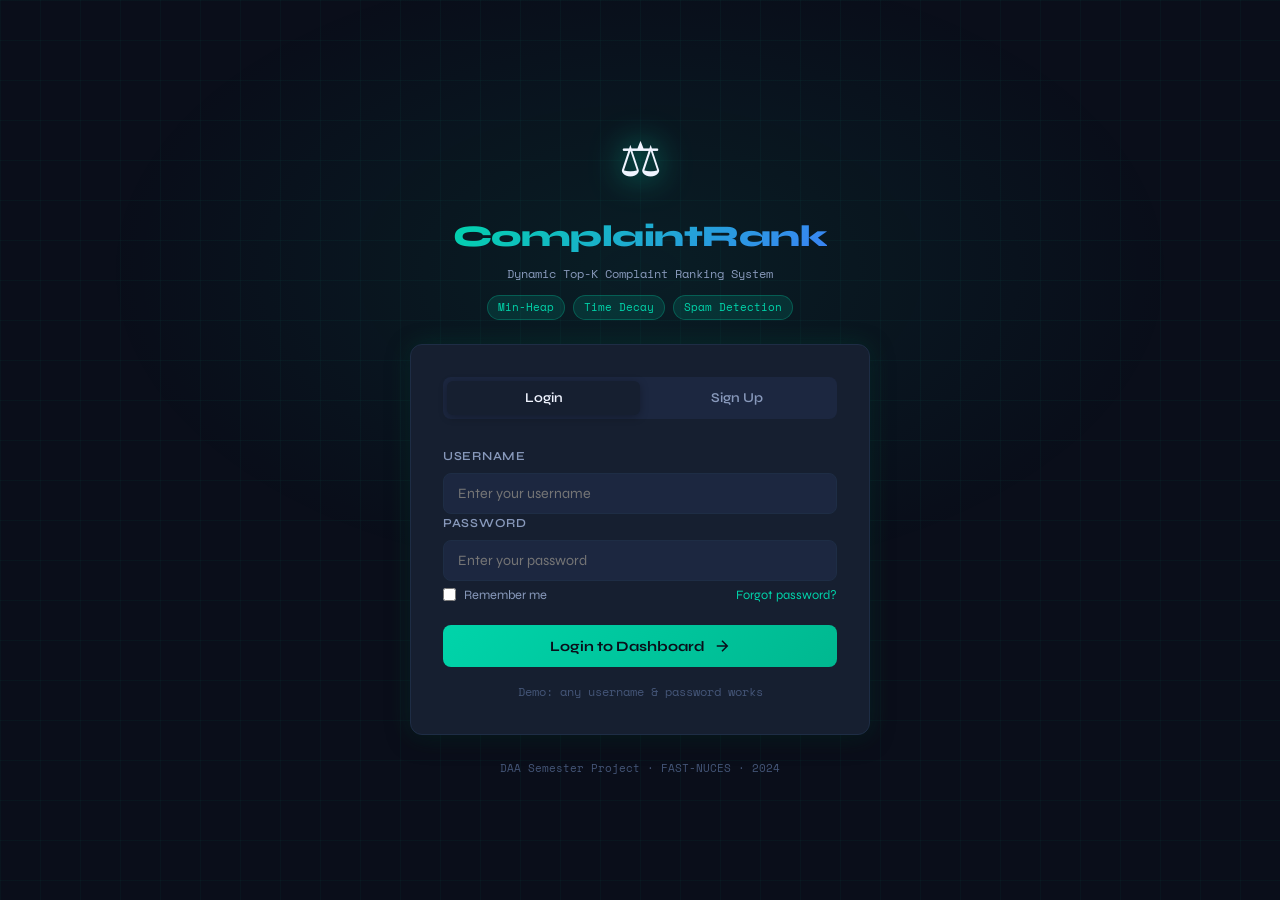
<file: frontend/index.html>
<!DOCTYPE html>
<html lang="en">
<head>
  <meta charset="UTF-8" />
  <meta name="viewport" content="width=device-width, initial-scale=1.0"/>
  <title>ComplaintRank — Login</title>
  <link rel="stylesheet" href="css/style.css" />
  <link rel="preconnect" href="https://fonts.googleapis.com">
  <link href="https://fonts.googleapis.com/css2?family=Space+Mono:wght@400;700&family=Syne:wght@400;600;700;800&display=swap" rel="stylesheet">
</head>
<body class="auth-body">

  <!-- Animated background grid -->
  <div class="bg-grid"></div>
  <div class="bg-glow"></div>

  <div class="auth-container">
    <div class="auth-brand">
      <div class="brand-icon">⚖</div>
      <h1 class="brand-name">ComplaintRank</h1>
      <p class="brand-sub">Dynamic Top-K Complaint Ranking System</p>
      <div class="brand-tags">
        <span class="tag">Min-Heap</span>
        <span class="tag">Time Decay</span>
        <span class="tag">Spam Detection</span>
      </div>
    </div>

    <div class="auth-card">
      <!-- Tab switcher -->
      <div class="auth-tabs">
        <button class="auth-tab active" data-tab="login">Login</button>
        <button class="auth-tab" data-tab="signup">Sign Up</button>
      </div>

      <!-- Login Form -->
      <form class="auth-form active" id="login-form" onsubmit="handleLogin(event)">
        <div class="form-group">
          <label>Username</label>
          <input type="text" placeholder="Enter your username" required autocomplete="username"/>
        </div>
        <div class="form-group">
          <label>Password</label>
          <input type="password" placeholder="Enter your password" required autocomplete="current-password"/>
        </div>
        <div class="form-options">
          <label class="checkbox-label">
            <input type="checkbox" /> Remember me
          </label>
          <a href="#" class="forgot-link">Forgot password?</a>
        </div>
        <button type="submit" class="btn-primary btn-full">
          <span>Login to Dashboard</span>
          <svg width="18" height="18" viewBox="0 0 24 24" fill="none" stroke="currentColor" stroke-width="2"><path d="M5 12h14M12 5l7 7-7 7"/></svg>
        </button>
        <p class="auth-footer-note">Demo: any username & password works</p>
      </form>

      <!-- Signup Form -->
      <form class="auth-form" id="signup-form" onsubmit="handleSignup(event)">
        <div class="form-row">
          <div class="form-group">
            <label>First Name</label>
            <input type="text" placeholder="First name" required />
          </div>
          <div class="form-group">
            <label>Last Name</label>
            <input type="text" placeholder="Last name" required />
          </div>
        </div>
        <div class="form-group">
          <label>Email Address</label>
          <input type="email" placeholder="you@example.com" required />
        </div>
        <div class="form-group">
          <label>Username</label>
          <input type="text" placeholder="Choose a username" required autocomplete="username"/>
        </div>
        <div class="form-group">
          <label>Password</label>
          <input type="password" placeholder="Create a password" required autocomplete="new-password"/>
        </div>
        <button type="submit" class="btn-primary btn-full">
          <span>Create Account</span>
          <svg width="18" height="18" viewBox="0 0 24 24" fill="none" stroke="currentColor" stroke-width="2"><path d="M12 5v14M5 12h14"/></svg>
        </button>
      </form>
    </div>

    <p class="auth-disclaimer">DAA Semester Project · FAST-NUCES · 2024</p>
  </div>

  <script src="js/auth.js"></script>
</body>
</html>
</file>
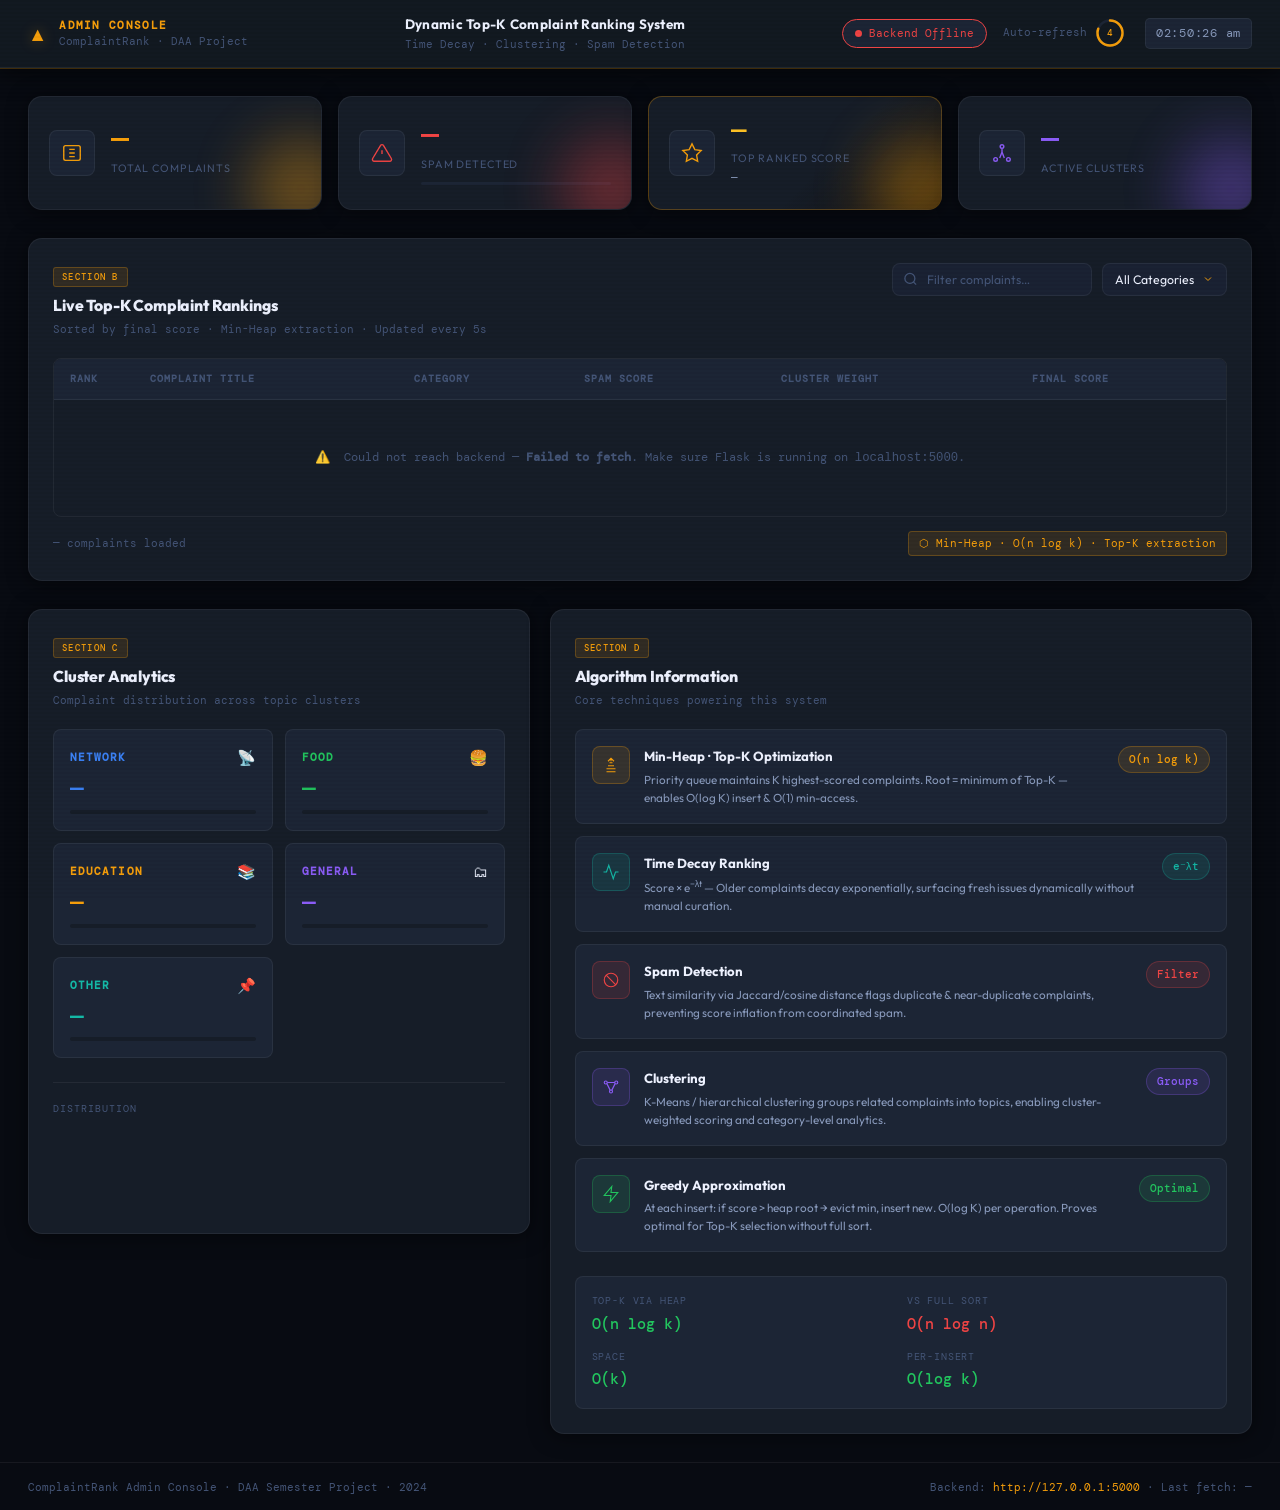
<file: frontend/admin.html>
<!DOCTYPE html>
<html lang="en">
<head>
  <meta charset="UTF-8" />
  <meta name="viewport" content="width=device-width, initial-scale=1.0" />
  <title>Admin Console — ComplaintRank</title>
  <link rel="stylesheet" href="css/admin.css" />
  <link rel="preconnect" href="https://fonts.googleapis.com" />
  <link href="https://fonts.googleapis.com/css2?family=DM+Mono:ital,wght@0,300;0,400;0,500;1,400&family=Outfit:wght@300;400;500;600;700;800;900&display=swap" rel="stylesheet" />
</head>
<body>

  <!-- ░░ SCANLINE OVERLAY ░░ -->
  <div class="scanlines" aria-hidden="true"></div>

  <!-- ░░ HEADER ░░ -->
  <header class="admin-header">
    <div class="header-left">
      <div class="admin-logo">
        <span class="logo-glyph">▲</span>
        <div class="logo-text">
          <span class="logo-title">ADMIN CONSOLE</span>
          <span class="logo-sub">ComplaintRank · DAA Project</span>
        </div>
      </div>
    </div>

    <div class="header-center">
      <div class="sys-title">Dynamic Top-K Complaint Ranking System</div>
      <div class="sys-sub">Time Decay · Clustering · Spam Detection</div>
    </div>

    <div class="header-right">
      <div class="status-cluster">
        <div class="backend-badge" id="backend-badge">
          <span class="badge-pulse" id="badge-pulse"></span>
          <span id="badge-label">Connecting…</span>
        </div>
        <div class="refresh-info">
          <span class="refresh-label">Auto-refresh</span>
          <div class="refresh-ring-wrap">
            <svg class="refresh-ring" viewBox="0 0 36 36">
              <circle class="ring-track" cx="18" cy="18" r="15"/>
              <circle class="ring-fill" id="ring-fill" cx="18" cy="18" r="15"/>
            </svg>
            <span class="refresh-count" id="refresh-count">5</span>
          </div>
        </div>
      </div>
      <div class="header-clock" id="header-clock">--:--:--</div>
    </div>
  </header>

  <!-- ░░ MAIN ░░ -->
  <main class="admin-main">

    <!-- ▸ SECTION A — STAT CARDS -->
    <section class="stats-section">
      <div class="stat-card" id="card-total">
        <div class="stat-icon-wrap">
          <svg viewBox="0 0 24 24" fill="none" stroke="currentColor" stroke-width="1.5"><path d="M9 12h6M9 16h6M9 8h6M5 20h14a2 2 0 002-2V6a2 2 0 00-2-2H5a2 2 0 00-2 2v12a2 2 0 002 2z"/></svg>
        </div>
        <div class="stat-body">
          <div class="stat-value" id="val-total">—</div>
          <div class="stat-label">Total Complaints</div>
          <div class="stat-trend" id="trend-total"></div>
        </div>
        <div class="stat-glow total-glow"></div>
      </div>

      <div class="stat-card" id="card-spam">
        <div class="stat-icon-wrap">
          <svg viewBox="0 0 24 24" fill="none" stroke="currentColor" stroke-width="1.5"><path d="M12 9v4M12 17h.01M10.29 3.86L1.82 18a2 2 0 001.71 3h16.94a2 2 0 001.71-3L13.71 3.86a2 2 0 00-3.42 0z"/></svg>
        </div>
        <div class="stat-body">
          <div class="stat-value" id="val-spam">—</div>
          <div class="stat-label">Spam Detected</div>
          <div class="stat-bar-wrap">
            <div class="stat-bar spam-bar" id="spam-bar" style="width:0%"></div>
          </div>
        </div>
        <div class="stat-glow spam-glow"></div>
      </div>

      <div class="stat-card highlight-card" id="card-top">
        <div class="stat-icon-wrap">
          <svg viewBox="0 0 24 24" fill="none" stroke="currentColor" stroke-width="1.5"><path d="M12 2l3.09 6.26L22 9.27l-5 4.87 1.18 6.88L12 17.77l-6.18 3.25L7 14.14 2 9.27l6.91-1.01L12 2z"/></svg>
        </div>
        <div class="stat-body">
          <div class="stat-value" id="val-top">—</div>
          <div class="stat-label">Top Ranked Score</div>
          <div class="stat-subtitle" id="val-top-title">—</div>
        </div>
        <div class="stat-glow top-glow"></div>
      </div>

      <div class="stat-card" id="card-clusters">
        <div class="stat-icon-wrap">
          <svg viewBox="0 0 24 24" fill="none" stroke="currentColor" stroke-width="1.5"><circle cx="12" cy="5" r="2"/><circle cx="5" cy="19" r="2"/><circle cx="19" cy="19" r="2"/><path d="M12 7v4M9.5 17.5L12 11M14.5 17.5L12 11"/></svg>
        </div>
        <div class="stat-body">
          <div class="stat-value" id="val-clusters">—</div>
          <div class="stat-label">Active Clusters</div>
          <div class="stat-trend" id="trend-clusters"></div>
        </div>
        <div class="stat-glow cluster-glow"></div>
      </div>
    </section>

    <!-- ▸ SECTION B — TOP-K TABLE -->
    <section class="table-section">
      <div class="section-head">
        <div class="section-title-wrap">
          <span class="section-tag">SECTION B</span>
          <h2 class="section-title">Live Top-K Complaint Rankings</h2>
          <p class="section-desc">Sorted by final score · Min-Heap extraction · Updated every 5s</p>
        </div>
        <div class="table-controls">
          <div class="search-wrap">
            <svg class="search-icon" viewBox="0 0 24 24" fill="none" stroke="currentColor" stroke-width="2"><circle cx="11" cy="11" r="8"/><path d="M21 21l-4.35-4.35"/></svg>
            <input type="text" id="table-search" class="table-search" placeholder="Filter complaints…" />
          </div>
          <select class="table-filter" id="table-filter-cat">
            <option value="">All Categories</option>
            <option value="Network">Network</option>
            <option value="Food">Food</option>
            <option value="Education">Education</option>
            <option value="General">General</option>
            <option value="Infrastructure">Infrastructure</option>
            <option value="Safety">Safety</option>
            <option value="Utilities">Utilities</option>
            <option value="Transport">Transport</option>
            <option value="Sanitation">Sanitation</option>
            <option value="Environment">Environment</option>
          </select>
        </div>
      </div>

      <div class="table-wrap">
        <table class="complaints-table" id="complaints-table">
          <thead>
            <tr>
              <th class="th-rank">Rank</th>
              <th class="th-title">Complaint Title</th>
              <th class="th-category">Category</th>
              <th class="th-spam">Spam Score</th>
              <th class="th-cluster">Cluster Weight</th>
              <th class="th-score">Final Score</th>
            </tr>
          </thead>
          <tbody id="complaints-tbody">
            <tr class="loading-row">
              <td colspan="6">
                <div class="table-loading">
                  <div class="loading-bars">
                    <span></span><span></span><span></span><span></span><span></span>
                  </div>
                  <span>Fetching data from backend…</span>
                </div>
              </td>
            </tr>
          </tbody>
        </table>
      </div>

      <div class="table-footer">
        <span id="table-count-label">— complaints loaded</span>
        <span class="table-algo-note">⬡ Min-Heap · O(n log k) · Top-K extraction</span>
      </div>
    </section>

    <!-- ▸ BOTTOM GRID: Cluster Analytics + Algorithm Panel -->
    <div class="bottom-grid">

      <!-- ▸ SECTION C — CLUSTER ANALYTICS -->
      <section class="cluster-section">
        <div class="section-head">
          <div class="section-title-wrap">
            <span class="section-tag">SECTION C</span>
            <h2 class="section-title">Cluster Analytics</h2>
            <p class="section-desc">Complaint distribution across topic clusters</p>
          </div>
        </div>

        <div class="cluster-grid" id="cluster-grid">
          <!-- injected by JS -->
        </div>

        <div class="cluster-chart-wrap">
          <div class="chart-label">Distribution</div>
          <div class="chart-bars" id="chart-bars">
            <!-- injected by JS -->
          </div>
        </div>
      </section>

      <!-- ▸ SECTION D — ALGORITHM PANEL -->
      <section class="algo-section">
        <div class="section-head">
          <div class="section-title-wrap">
            <span class="section-tag">SECTION D</span>
            <h2 class="section-title">Algorithm Information</h2>
            <p class="section-desc">Core techniques powering this system</p>
          </div>
        </div>

        <div class="algo-list">

          <div class="algo-item" style="--delay:0ms">
            <div class="algo-item-left">
              <div class="algo-icon heap-icon">
                <svg viewBox="0 0 24 24" fill="none" stroke="currentColor" stroke-width="1.5"><path d="M12 3v4M8 7l4-4 4 4M6 21h12M6 17h12M8 13h8M10 9h4"/></svg>
              </div>
              <div class="algo-info">
                <div class="algo-name">Min-Heap · Top-K Optimization</div>
                <div class="algo-detail">Priority queue maintains K highest-scored complaints. Root = minimum of Top-K — enables O(log K) insert &amp; O(1) min-access.</div>
              </div>
            </div>
            <div class="algo-badge">
              <span class="complexity-chip">O(n log k)</span>
            </div>
          </div>

          <div class="algo-item" style="--delay:80ms">
            <div class="algo-item-left">
              <div class="algo-icon decay-icon">
                <svg viewBox="0 0 24 24" fill="none" stroke="currentColor" stroke-width="1.5"><path d="M22 12h-4l-3 9L9 3l-3 9H2"/></svg>
              </div>
              <div class="algo-info">
                <div class="algo-name">Time Decay Ranking</div>
                <div class="algo-detail">Score × e<sup>−λt</sup> — Older complaints decay exponentially, surfacing fresh issues dynamically without manual curation.</div>
              </div>
            </div>
            <div class="algo-badge">
              <span class="complexity-chip decay-chip">e⁻λt</span>
            </div>
          </div>

          <div class="algo-item" style="--delay:160ms">
            <div class="algo-item-left">
              <div class="algo-icon spam-icon">
                <svg viewBox="0 0 24 24" fill="none" stroke="currentColor" stroke-width="1.5"><path d="M18.364 18.364A9 9 0 005.636 5.636m12.728 12.728A9 9 0 015.636 5.636m12.728 12.728L5.636 5.636"/></svg>
              </div>
              <div class="algo-info">
                <div class="algo-name">Spam Detection</div>
                <div class="algo-detail">Text similarity via Jaccard/cosine distance flags duplicate &amp; near-duplicate complaints, preventing score inflation from coordinated spam.</div>
              </div>
            </div>
            <div class="algo-badge">
              <span class="complexity-chip spam-chip">Filter</span>
            </div>
          </div>

          <div class="algo-item" style="--delay:240ms">
            <div class="algo-item-left">
              <div class="algo-icon cluster-icon">
                <svg viewBox="0 0 24 24" fill="none" stroke="currentColor" stroke-width="1.5"><circle cx="5" cy="6" r="2"/><circle cx="19" cy="6" r="2"/><circle cx="12" cy="18" r="2"/><path d="M7 6h10M6.5 7.5l4.5 9M17.5 7.5l-4.5 9"/></svg>
              </div>
              <div class="algo-info">
                <div class="algo-name">Clustering</div>
                <div class="algo-detail">K-Means / hierarchical clustering groups related complaints into topics, enabling cluster-weighted scoring and category-level analytics.</div>
              </div>
            </div>
            <div class="algo-badge">
              <span class="complexity-chip cluster-chip">Groups</span>
            </div>
          </div>

          <div class="algo-item" style="--delay:320ms">
            <div class="algo-item-left">
              <div class="algo-icon greedy-icon">
                <svg viewBox="0 0 24 24" fill="none" stroke="currentColor" stroke-width="1.5"><path d="M13 2L3 14h9l-1 8 10-12h-9l1-8z"/></svg>
              </div>
              <div class="algo-info">
                <div class="algo-name">Greedy Approximation</div>
                <div class="algo-detail">At each insert: if score &gt; heap root → evict min, insert new. O(log K) per operation. Proves optimal for Top-K selection without full sort.</div>
              </div>
            </div>
            <div class="algo-badge">
              <span class="complexity-chip greedy-chip">Optimal</span>
            </div>
          </div>

        </div>

        <!-- Complexity summary -->
        <div class="complexity-summary">
          <div class="cs-row">
            <span class="cs-label">Top-K via Heap</span>
            <span class="cs-val good">O(n log k)</span>
          </div>
          <div class="cs-row">
            <span class="cs-label">vs Full Sort</span>
            <span class="cs-val bad">O(n log n)</span>
          </div>
          <div class="cs-row">
            <span class="cs-label">Space</span>
            <span class="cs-val good">O(k)</span>
          </div>
          <div class="cs-row">
            <span class="cs-label">Per-insert</span>
            <span class="cs-val good">O(log k)</span>
          </div>
        </div>

      </section>
    </div>

  </main>

  <!-- ░░ FOOTER ░░ -->
  <footer class="admin-footer">
    <span>ComplaintRank Admin Console · DAA Semester Project · 2024</span>
    <span>Backend: <code>http://127.0.0.1:5000</code> · Last fetch: <span id="last-fetch">—</span></span>
  </footer>

  <script src="js/admin.js"></script>
</body>
</html>
</file>
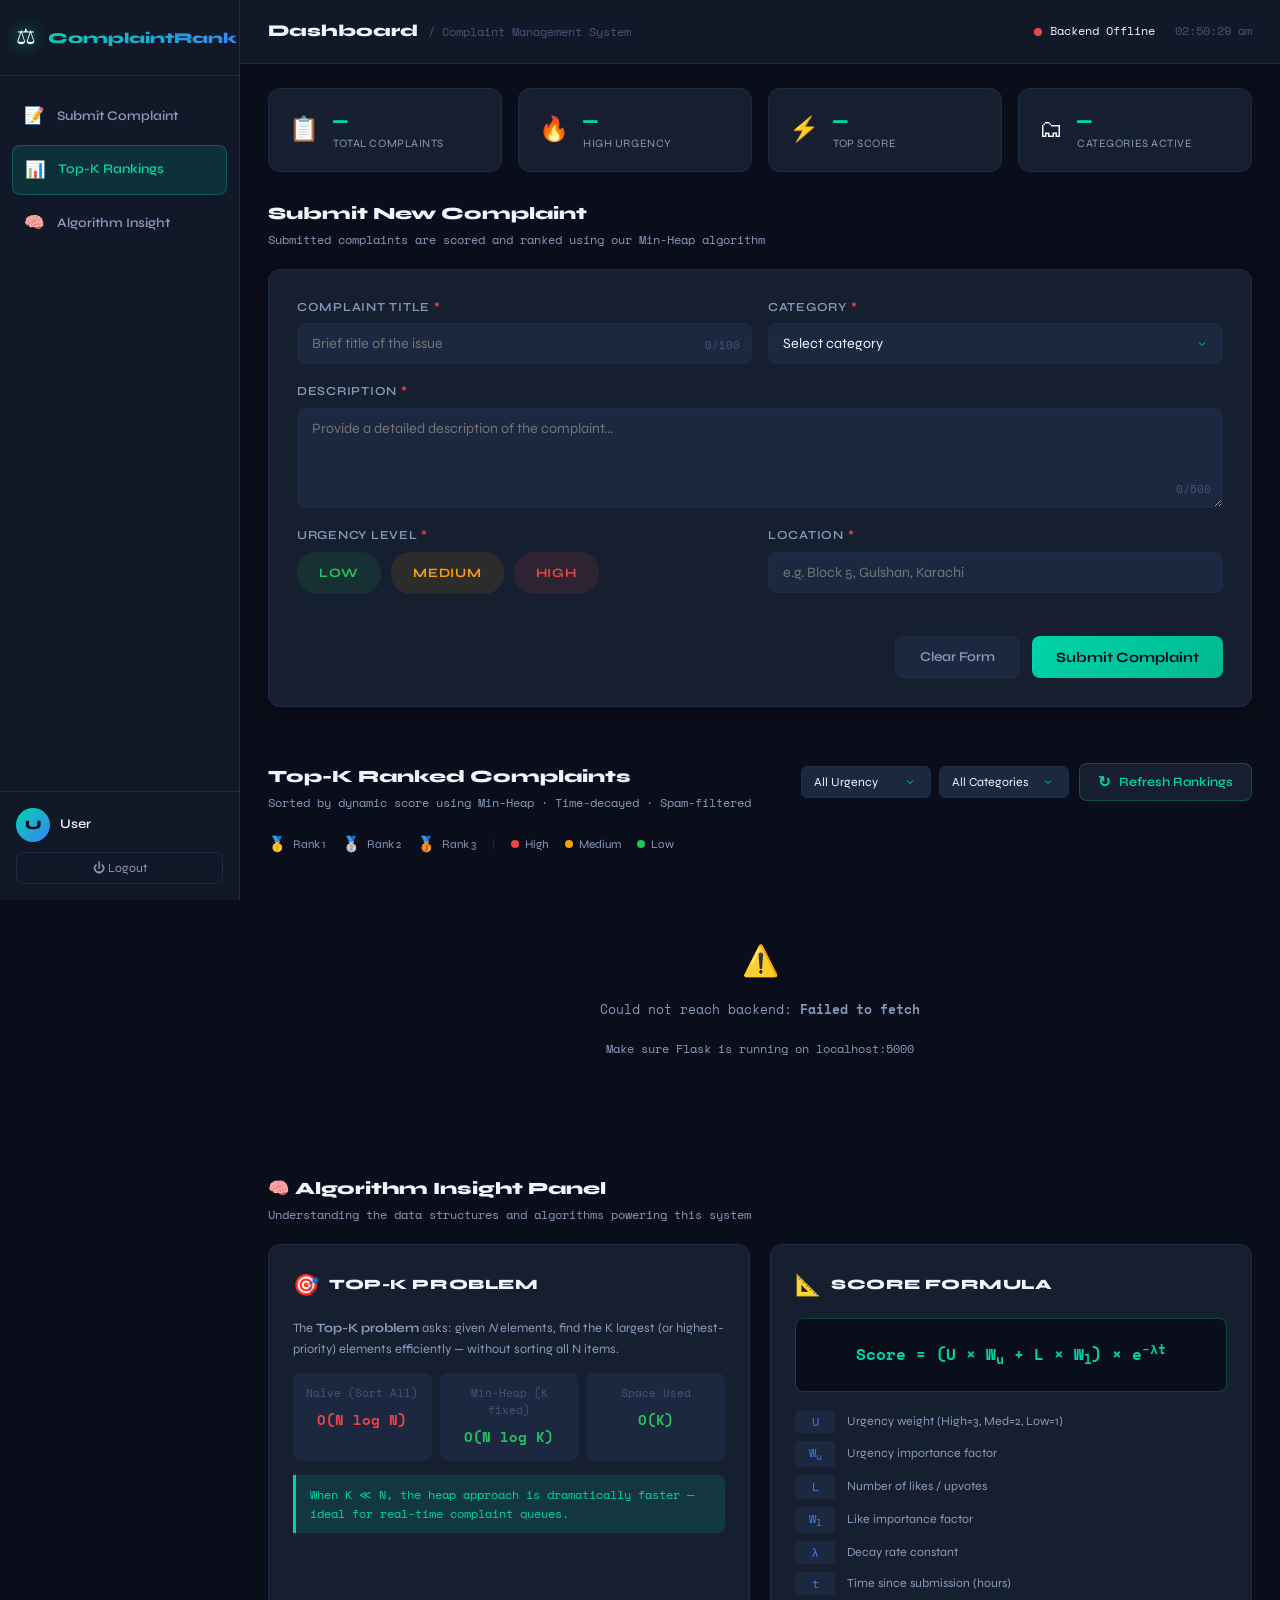
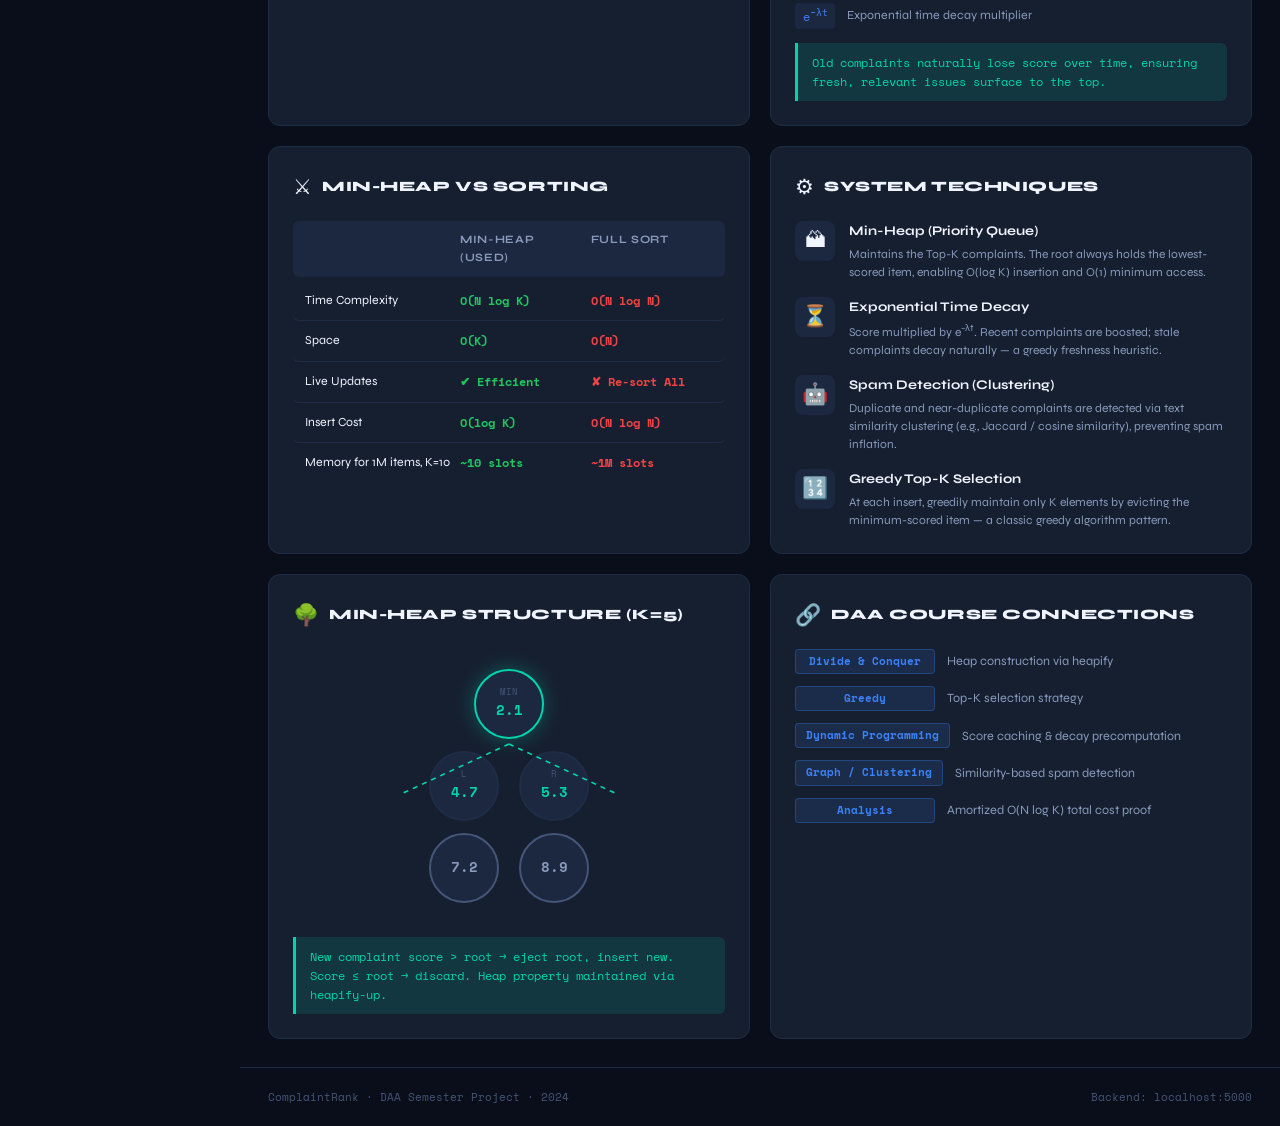
<file: frontend/dashboard.html>
<!DOCTYPE html>
<html lang="en">
<head>
  <meta charset="UTF-8" />
  <meta name="viewport" content="width=device-width, initial-scale=1.0"/>
  <title>ComplaintRank — Dashboard</title>
  <link rel="stylesheet" href="css/style.css" />
  <link rel="preconnect" href="https://fonts.googleapis.com">
  <link href="https://fonts.googleapis.com/css2?family=Space+Mono:wght@400;700&family=Syne:wght@400;600;700;800&display=swap" rel="stylesheet">
</head>
<body class="dashboard-body">

  <!-- Sidebar -->
  <aside class="sidebar" id="sidebar">
    <div class="sidebar-header">
      <div class="brand-icon-sm">⚖</div>
      <span class="sidebar-brand">ComplaintRank</span>
      <button class="sidebar-toggle" id="sidebar-toggle">☰</button>
    </div>

    <nav class="sidebar-nav">
      <a href="#submit-section" class="nav-item active" data-section="submit">
        <span class="nav-icon">📝</span>
        <span class="nav-label">Submit Complaint</span>
      </a>
      <a href="#complaints-section" class="nav-item" data-section="complaints">
        <span class="nav-icon">📊</span>
        <span class="nav-label">Top-K Rankings</span>
      </a>
      <a href="#algorithm-section" class="nav-item" data-section="algorithm">
        <span class="nav-icon">🧠</span>
        <span class="nav-label">Algorithm Insight</span>
      </a>
    </nav>

    <div class="sidebar-footer">
      <div class="user-pill">
        <div class="user-avatar" id="user-avatar">U</div>
        <span class="user-name" id="user-name-display">User</span>
      </div>
      <button class="logout-btn" onclick="logout()">⏻ Logout</button>
    </div>
  </aside>

  <!-- Main content -->
  <main class="main-content" id="main-content">

    <!-- Top bar -->
    <header class="topbar">
      <div class="topbar-left">
        <h2 class="page-title">Dashboard</h2>
        <span class="breadcrumb">/ Complaint Management System</span>
      </div>
      <div class="topbar-right">
        <div class="status-indicator" id="backend-status">
          <span class="status-dot"></span>
          <span class="status-text">Connecting...</span>
        </div>
        <div class="topbar-time" id="topbar-time"></div>
      </div>
    </header>

    <!-- Stats row -->
    <section class="stats-row">
      <div class="stat-card">
        <div class="stat-icon">📋</div>
        <div class="stat-info">
          <span class="stat-value" id="stat-total">—</span>
          <span class="stat-label">Total Complaints</span>
        </div>
      </div>
      <div class="stat-card">
        <div class="stat-icon">🔥</div>
        <div class="stat-info">
          <span class="stat-value" id="stat-high">—</span>
          <span class="stat-label">High Urgency</span>
        </div>
      </div>
      <div class="stat-card">
        <div class="stat-icon">⚡</div>
        <div class="stat-info">
          <span class="stat-value" id="stat-top-score">—</span>
          <span class="stat-label">Top Score</span>
        </div>
      </div>
      <div class="stat-card">
        <div class="stat-icon">🗂</div>
        <div class="stat-info">
          <span class="stat-value" id="stat-categories">—</span>
          <span class="stat-label">Categories Active</span>
        </div>
      </div>
    </section>

    <!-- Submit Complaint Section -->
    <section class="content-section" id="submit-section">
      <div class="section-header">
        <div>
          <h3 class="section-title">Submit New Complaint</h3>
          <p class="section-sub">Submitted complaints are scored and ranked using our Min-Heap algorithm</p>
        </div>
      </div>

      <div class="form-card">
        <form id="complaint-form" onsubmit="submitComplaint(event)">
          <div class="form-row">
            <div class="form-group">
              <label>Complaint Title <span class="required">*</span></label>
              <input type="text" id="title" placeholder="Brief title of the issue" required maxlength="100"/>
              <span class="char-count" id="title-count">0/100</span>
            </div>
            <div class="form-group">
              <label>Category <span class="required">*</span></label>
              <select id="category" required>
                <option value="" disabled selected>Select category</option>
                <option value="Infrastructure">🏗 Infrastructure</option>
                <option value="Sanitation">🗑 Sanitation</option>
                <option value="Safety">🛡 Safety</option>
                <option value="Utilities">💡 Utilities</option>
                <option value="Transport">🚌 Transport</option>
                <option value="Environment">🌿 Environment</option>
                <option value="Healthcare">🏥 Healthcare</option>
                <option value="Education">📚 Education</option>
                <option value="Other">📌 Other</option>
              </select>
            </div>
          </div>

          <div class="form-group">
            <label>Description <span class="required">*</span></label>
            <textarea id="description" placeholder="Provide a detailed description of the complaint..." required rows="4" maxlength="500"></textarea>
            <span class="char-count" id="desc-count">0/500</span>
          </div>

          <div class="form-row">
            <div class="form-group">
              <label>Urgency Level <span class="required">*</span></label>
              <div class="urgency-selector">
                <label class="urgency-option">
                  <input type="radio" name="urgency" value="Low" required />
                  <span class="urgency-badge low">Low</span>
                </label>
                <label class="urgency-option">
                  <input type="radio" name="urgency" value="Medium" />
                  <span class="urgency-badge medium">Medium</span>
                </label>
                <label class="urgency-option">
                  <input type="radio" name="urgency" value="High" />
                  <span class="urgency-badge high">High</span>
                </label>
              </div>
            </div>
            <div class="form-group">
              <label>Location <span class="required">*</span></label>
              <input type="text" id="location" placeholder="e.g. Block 5, Gulshan, Karachi" required />
            </div>
          </div>

          <div class="form-actions">
            <button type="reset" class="btn-secondary" onclick="resetForm()">Clear Form</button>
            <button type="submit" class="btn-primary" id="submit-btn">
              <span id="submit-text">Submit Complaint</span>
              <div class="btn-spinner hidden" id="submit-spinner"></div>
            </button>
          </div>
        </form>

        <!-- Success/Error toast -->
        <div class="toast hidden" id="toast">
          <span class="toast-icon" id="toast-icon">✓</span>
          <span id="toast-msg">Complaint submitted successfully!</span>
        </div>
      </div>
    </section>

    <!-- Top-K Complaints Section -->
    <section class="content-section" id="complaints-section">
      <div class="section-header">
        <div>
          <h3 class="section-title">Top-K Ranked Complaints</h3>
          <p class="section-sub">Sorted by dynamic score using Min-Heap · Time-decayed · Spam-filtered</p>
        </div>
        <div class="section-actions">
          <div class="filter-bar">
            <select id="filter-urgency" onchange="applyFilters()">
              <option value="">All Urgency</option>
              <option value="High">High</option>
              <option value="Medium">Medium</option>
              <option value="Low">Low</option>
            </select>
            <select id="filter-category" onchange="applyFilters()">
              <option value="">All Categories</option>
              <option value="Infrastructure">Infrastructure</option>
              <option value="Sanitation">Sanitation</option>
              <option value="Safety">Safety</option>
              <option value="Utilities">Utilities</option>
              <option value="Transport">Transport</option>
              <option value="Environment">Environment</option>
              <option value="Healthcare">Healthcare</option>
              <option value="Education">Education</option>
              <option value="Other">Other</option>
            </select>
          </div>
          <button class="btn-refresh" id="refresh-btn" onclick="loadComplaints()">
            <span class="refresh-icon" id="refresh-icon">↻</span>
            Refresh Rankings
          </button>
        </div>
      </div>

      <!-- Rank legend -->
      <div class="rank-legend">
        <span class="legend-item"><span class="rank-medal gold">🥇</span> Rank 1</span>
        <span class="legend-item"><span class="rank-medal silver">🥈</span> Rank 2</span>
        <span class="legend-item"><span class="rank-medal bronze">🥉</span> Rank 3</span>
        <span class="legend-sep">|</span>
        <span class="legend-item"><span class="urgency-dot high"></span> High</span>
        <span class="legend-item"><span class="urgency-dot medium"></span> Medium</span>
        <span class="legend-item"><span class="urgency-dot low"></span> Low</span>
      </div>

      <div class="complaints-grid" id="complaints-grid">
        <div class="loading-state" id="loading-state">
          <div class="spinner"></div>
          <p>Fetching ranked complaints...</p>
        </div>
      </div>

      <div class="empty-state hidden" id="empty-state">
        <div class="empty-icon">📭</div>
        <h4>No complaints found</h4>
        <p>Submit a complaint above or check your backend connection.</p>
      </div>
    </section>

    <!-- Algorithm Insight Panel -->
    <section class="content-section" id="algorithm-section">
      <div class="section-header">
        <div>
          <h3 class="section-title">🧠 Algorithm Insight Panel</h3>
          <p class="section-sub">Understanding the data structures and algorithms powering this system</p>
        </div>
      </div>

      <div class="algo-grid">

        <!-- Top-K Concept -->
        <div class="algo-card concept-card">
          <div class="algo-card-header">
            <span class="algo-icon">🎯</span>
            <h4>Top-K Problem</h4>
          </div>
          <p>The <strong>Top-K problem</strong> asks: given <em>N</em> elements, find the K largest (or highest-priority) elements efficiently — without sorting all N items.</p>
          <div class="complexity-box">
            <div class="complexity-item">
              <span class="c-label">Naïve (Sort All)</span>
              <span class="c-value bad">O(N log N)</span>
            </div>
            <div class="complexity-item">
              <span class="c-label">Min-Heap (K fixed)</span>
              <span class="c-value good">O(N log K)</span>
            </div>
            <div class="complexity-item">
              <span class="c-label">Space Used</span>
              <span class="c-value good">O(K)</span>
            </div>
          </div>
          <p class="algo-insight">When K ≪ N, the heap approach is dramatically faster — ideal for real-time complaint queues.</p>
        </div>

        <!-- Score Formula -->
        <div class="algo-card formula-card">
          <div class="algo-card-header">
            <span class="algo-icon">📐</span>
            <h4>Score Formula</h4>
          </div>
          <div class="formula-display">
            <div class="formula-main">
              Score = (U × W<sub>u</sub> + L × W<sub>l</sub>) × e<sup>−λt</sup>
            </div>
          </div>
          <div class="formula-legend">
            <div class="var-row"><code>U</code><span>Urgency weight (High=3, Med=2, Low=1)</span></div>
            <div class="var-row"><code>W<sub>u</sub></code><span>Urgency importance factor</span></div>
            <div class="var-row"><code>L</code><span>Number of likes / upvotes</span></div>
            <div class="var-row"><code>W<sub>l</sub></code><span>Like importance factor</span></div>
            <div class="var-row"><code>λ</code><span>Decay rate constant</span></div>
            <div class="var-row"><code>t</code><span>Time since submission (hours)</span></div>
            <div class="var-row"><code>e<sup>−λt</sup></code><span>Exponential time decay multiplier</span></div>
          </div>
          <p class="algo-insight">Old complaints naturally lose score over time, ensuring fresh, relevant issues surface to the top.</p>
        </div>

        <!-- Heap vs Sort Comparison -->
        <div class="algo-card compare-card">
          <div class="algo-card-header">
            <span class="algo-icon">⚔</span>
            <h4>Min-Heap vs Sorting</h4>
          </div>
          <div class="compare-table">
            <div class="compare-header">
              <span></span>
              <span>Min-Heap (Used)</span>
              <span>Full Sort</span>
            </div>
            <div class="compare-row">
              <span>Time Complexity</span>
              <span class="good">O(N log K)</span>
              <span class="bad">O(N log N)</span>
            </div>
            <div class="compare-row">
              <span>Space</span>
              <span class="good">O(K)</span>
              <span class="bad">O(N)</span>
            </div>
            <div class="compare-row">
              <span>Live Updates</span>
              <span class="good">✔ Efficient</span>
              <span class="bad">✘ Re-sort All</span>
            </div>
            <div class="compare-row">
              <span>Insert Cost</span>
              <span class="good">O(log K)</span>
              <span class="bad">O(N log N)</span>
            </div>
            <div class="compare-row">
              <span>Memory for 1M items, K=10</span>
              <span class="good">~10 slots</span>
              <span class="bad">~1M slots</span>
            </div>
          </div>
        </div>

        <!-- Techniques Used -->
        <div class="algo-card techniques-card">
          <div class="algo-card-header">
            <span class="algo-icon">⚙</span>
            <h4>System Techniques</h4>
          </div>
          <div class="technique-list">
            <div class="technique-item">
              <div class="technique-icon">🏔</div>
              <div class="technique-info">
                <strong>Min-Heap (Priority Queue)</strong>
                <p>Maintains the Top-K complaints. The root always holds the lowest-scored item, enabling O(log K) insertion and O(1) minimum access.</p>
              </div>
            </div>
            <div class="technique-item">
              <div class="technique-icon">⏳</div>
              <div class="technique-info">
                <strong>Exponential Time Decay</strong>
                <p>Score multiplied by e<sup>−λt</sup>. Recent complaints are boosted; stale complaints decay naturally — a greedy freshness heuristic.</p>
              </div>
            </div>
            <div class="technique-item">
              <div class="technique-icon">🤖</div>
              <div class="technique-info">
                <strong>Spam Detection (Clustering)</strong>
                <p>Duplicate and near-duplicate complaints are detected via text similarity clustering (e.g., Jaccard / cosine similarity), preventing spam inflation.</p>
              </div>
            </div>
            <div class="technique-item">
              <div class="technique-icon">🔢</div>
              <div class="technique-info">
                <strong>Greedy Top-K Selection</strong>
                <p>At each insert, greedily maintain only K elements by evicting the minimum-scored item — a classic greedy algorithm pattern.</p>
              </div>
            </div>
          </div>
        </div>

        <!-- Heap Visualization -->
        <div class="algo-card heap-vis-card">
          <div class="algo-card-header">
            <span class="algo-icon">🌳</span>
            <h4>Min-Heap Structure (K=5)</h4>
          </div>
          <div class="heap-diagram">
            <div class="heap-level level-0">
              <div class="heap-node root-node" title="Root: lowest score in Top-K">
                <span class="node-label">Min</span>
                <span class="node-score">2.1</span>
              </div>
            </div>
            <div class="heap-level level-1">
              <div class="heap-node" title="Left child">
                <span class="node-label">L</span>
                <span class="node-score">4.7</span>
              </div>
              <div class="heap-node" title="Right child">
                <span class="node-label">R</span>
                <span class="node-score">5.3</span>
              </div>
            </div>
            <div class="heap-level level-2">
              <div class="heap-node leaf" title="Leaf">
                <span class="node-score">7.2</span>
              </div>
              <div class="heap-node leaf" title="Leaf">
                <span class="node-score">8.9</span>
              </div>
            </div>
            <div class="heap-arrows">
              <svg width="100%" height="60" viewBox="0 0 320 60" preserveAspectRatio="none">
                <line x1="160" y1="5" x2="80" y2="55" stroke="var(--accent)" stroke-width="1.5" stroke-dasharray="4"/>
                <line x1="160" y1="5" x2="240" y2="55" stroke="var(--accent)" stroke-width="1.5" stroke-dasharray="4"/>
              </svg>
            </div>
          </div>
          <p class="algo-insight">New complaint score &gt; root → eject root, insert new. Score ≤ root → discard. Heap property maintained via heapify-up.</p>
        </div>

        <!-- DAA Connections -->
        <div class="algo-card daa-card">
          <div class="algo-card-header">
            <span class="algo-icon">🔗</span>
            <h4>DAA Course Connections</h4>
          </div>
          <div class="daa-topics">
            <div class="daa-topic">
              <span class="topic-badge">Divide & Conquer</span>
              <span>Heap construction via heapify</span>
            </div>
            <div class="daa-topic">
              <span class="topic-badge">Greedy</span>
              <span>Top-K selection strategy</span>
            </div>
            <div class="daa-topic">
              <span class="topic-badge">Dynamic Programming</span>
              <span>Score caching & decay precomputation</span>
            </div>
            <div class="daa-topic">
              <span class="topic-badge">Graph / Clustering</span>
              <span>Similarity-based spam detection</span>
            </div>
            <div class="daa-topic">
              <span class="topic-badge">Analysis</span>
              <span>Amortized O(N log K) total cost proof</span>
            </div>
          </div>
        </div>

      </div>
    </section>

    <!-- Footer -->
    <footer class="dashboard-footer">
      <span>ComplaintRank · DAA Semester Project · 2024</span>
      <span>Backend: <code>localhost:5000</code></span>
    </footer>

  </main>

  <script src="js/api.js"></script>
  <script src="js/dashboard.js"></script>
</body>
</html>
</file>
<file: frontend/css/style.css>
/* ═══════════════════════════════════════════════════
   ComplaintRank — Design System
   Aesthetic: Civic-Tech Brutalism — dark, authoritative, data-forward
   Fonts: Syne (display) + Space Mono (data/code)
   ═══════════════════════════════════════════════════ */

/* ─── CSS Variables ─── */
:root {
  --bg-base:      #0a0e1a;
  --bg-surface:   #111827;
  --bg-card:      #161f30;
  --bg-input:     #1c2740;
  --bg-hover:     #1e2d45;

  --accent:       #00d4aa;
  --accent-dim:   #00d4aa22;
  --accent-glow:  #00d4aa55;
  --accent2:      #3b82f6;
  --accent2-dim:  #3b82f622;

  --text-primary:   #f0f4ff;
  --text-secondary: #8899bb;
  --text-muted:     #445577;

  --urgency-high:   #ef4444;
  --urgency-medium: #f59e0b;
  --urgency-low:    #22c55e;

  --rank-gold:   #fbbf24;
  --rank-silver: #94a3b8;
  --rank-bronze: #cd7c3d;

  --border:   #1e2d45;
  --border-accent: #00d4aa44;
  --radius:   12px;
  --radius-sm: 8px;
  --shadow:   0 4px 24px rgba(0,0,0,0.4);
  --shadow-accent: 0 0 24px rgba(0,212,170,0.15);

  --font-display: 'Syne', sans-serif;
  --font-mono:    'Space Mono', monospace;

  --sidebar-w: 240px;
  --topbar-h:  64px;
  --transition: 0.2s ease;
}

/* ─── Reset ─── */
*, *::before, *::after { box-sizing: border-box; margin: 0; padding: 0; }
html { font-size: 15px; scroll-behavior: smooth; }
body {
  font-family: var(--font-display);
  background: var(--bg-base);
  color: var(--text-primary);
  line-height: 1.6;
  overflow-x: hidden;
}

a { text-decoration: none; color: inherit; }
input, select, textarea, button { font-family: inherit; }
code { font-family: var(--font-mono); }

/* ─────────────────────────────────────────
   AUTH PAGE
   ───────────────────────────────────────── */

.auth-body {
  min-height: 100vh;
  display: flex;
  align-items: center;
  justify-content: center;
  position: relative;
  overflow: hidden;
  padding: 24px;
}

.bg-grid {
  position: fixed;
  inset: 0;
  background-image:
    linear-gradient(rgba(0,212,170,0.04) 1px, transparent 1px),
    linear-gradient(90deg, rgba(0,212,170,0.04) 1px, transparent 1px);
  background-size: 40px 40px;
  pointer-events: none;
}

.bg-glow {
  position: fixed;
  inset: 0;
  background: radial-gradient(ellipse 60% 50% at 50% 30%, rgba(0,212,170,0.08) 0%, transparent 70%);
  pointer-events: none;
}

.auth-container {
  display: flex;
  flex-direction: column;
  align-items: center;
  gap: 24px;
  width: 100%;
  max-width: 460px;
  position: relative;
  z-index: 1;
}

.auth-brand {
  text-align: center;
}

.brand-icon {
  font-size: 48px;
  display: block;
  margin-bottom: 12px;
  filter: drop-shadow(0 0 16px var(--accent));
  animation: float 3s ease-in-out infinite;
}

@keyframes float {
  0%, 100% { transform: translateY(0); }
  50%       { transform: translateY(-6px); }
}

.brand-name {
  font-size: 2rem;
  font-weight: 800;
  letter-spacing: -0.5px;
  background: linear-gradient(135deg, var(--accent), var(--accent2));
  -webkit-background-clip: text;
  -webkit-text-fill-color: transparent;
  background-clip: text;
}

.brand-sub {
  font-size: 0.8rem;
  color: var(--text-secondary);
  font-family: var(--font-mono);
  margin-top: 4px;
}

.brand-tags {
  display: flex;
  gap: 8px;
  justify-content: center;
  margin-top: 12px;
  flex-wrap: wrap;
}

.tag {
  background: var(--accent-dim);
  border: 1px solid var(--border-accent);
  color: var(--accent);
  font-size: 0.72rem;
  font-family: var(--font-mono);
  padding: 3px 10px;
  border-radius: 20px;
}

/* Auth card */
.auth-card {
  background: var(--bg-card);
  border: 1px solid var(--border);
  border-radius: var(--radius);
  padding: 32px;
  width: 100%;
  box-shadow: var(--shadow), var(--shadow-accent);
  animation: slideUp 0.4s ease;
}

@keyframes slideUp {
  from { opacity: 0; transform: translateY(20px); }
  to   { opacity: 1; transform: translateY(0); }
}

.auth-tabs {
  display: flex;
  background: var(--bg-input);
  border-radius: var(--radius-sm);
  padding: 4px;
  margin-bottom: 28px;
}

.auth-tab {
  flex: 1;
  padding: 9px;
  border: none;
  background: transparent;
  color: var(--text-secondary);
  border-radius: 6px;
  font-size: 0.9rem;
  font-weight: 600;
  cursor: pointer;
  transition: var(--transition);
}

.auth-tab.active {
  background: var(--bg-card);
  color: var(--text-primary);
  box-shadow: 0 2px 8px rgba(0,0,0,0.3);
}

.auth-form { display: none; }
.auth-form.active { display: block; }

/* ─── Form Elements ─── */
.form-group { display: flex; flex-direction: column; gap: 6px; position: relative; }

label {
  font-size: 0.82rem;
  font-weight: 600;
  color: var(--text-secondary);
  text-transform: uppercase;
  letter-spacing: 0.06em;
}

input[type="text"],
input[type="password"],
input[type="email"],
select,
textarea {
  background: var(--bg-input);
  border: 1px solid var(--border);
  border-radius: var(--radius-sm);
  padding: 11px 14px;
  color: var(--text-primary);
  font-size: 0.95rem;
  transition: var(--transition);
  outline: none;
  width: 100%;
}

input:focus, select:focus, textarea:focus {
  border-color: var(--accent);
  box-shadow: 0 0 0 3px var(--accent-dim);
}

select {
  cursor: pointer;
  appearance: none;
  background-image: url("data:image/svg+xml,%3Csvg xmlns='http://www.w3.org/2000/svg' width='12' height='12' viewBox='0 0 24 24' fill='none' stroke='%2300d4aa' stroke-width='2'%3E%3Cpath d='M6 9l6 6 6-6'/%3E%3C/svg%3E");
  background-repeat: no-repeat;
  background-position: right 14px center;
  padding-right: 40px;
}

select option { background: var(--bg-card); }

textarea { resize: vertical; min-height: 100px; }

.form-row {
  display: grid;
  grid-template-columns: 1fr 1fr;
  gap: 16px;
}

.form-options {
  display: flex;
  justify-content: space-between;
  align-items: center;
  margin: 4px 0 20px;
}

.checkbox-label {
  display: flex;
  align-items: center;
  gap: 8px;
  font-size: 0.85rem;
  color: var(--text-secondary);
  cursor: pointer;
  text-transform: none;
  letter-spacing: 0;
  font-weight: 400;
}

.checkbox-label input { width: auto; }

.forgot-link {
  font-size: 0.85rem;
  color: var(--accent);
  transition: var(--transition);
}

.forgot-link:hover { opacity: 0.7; }

/* ─── Buttons ─── */
.btn-primary {
  background: linear-gradient(135deg, var(--accent), #00b890);
  color: #0a0e1a;
  border: none;
  border-radius: var(--radius-sm);
  padding: 12px 24px;
  font-size: 0.95rem;
  font-weight: 700;
  cursor: pointer;
  transition: var(--transition);
  display: flex;
  align-items: center;
  justify-content: center;
  gap: 8px;
}

.btn-primary:hover {
  transform: translateY(-1px);
  box-shadow: 0 6px 20px var(--accent-glow);
}

.btn-primary:active { transform: translateY(0); }

.btn-full { width: 100%; }

.btn-secondary {
  background: var(--bg-input);
  color: var(--text-secondary);
  border: 1px solid var(--border);
  border-radius: var(--radius-sm);
  padding: 12px 24px;
  font-size: 0.9rem;
  font-weight: 600;
  cursor: pointer;
  transition: var(--transition);
}

.btn-secondary:hover {
  border-color: var(--accent);
  color: var(--text-primary);
}

.auth-footer-note {
  text-align: center;
  margin-top: 16px;
  font-size: 0.78rem;
  color: var(--text-muted);
  font-family: var(--font-mono);
}

.auth-disclaimer {
  font-size: 0.75rem;
  color: var(--text-muted);
  font-family: var(--font-mono);
}

/* ─────────────────────────────────────────
   DASHBOARD LAYOUT
   ───────────────────────────────────────── */

.dashboard-body {
  display: flex;
  min-height: 100vh;
  background: var(--bg-base);
}

/* ─── Sidebar ─── */
.sidebar {
  width: var(--sidebar-w);
  background: var(--bg-surface);
  border-right: 1px solid var(--border);
  display: flex;
  flex-direction: column;
  position: fixed;
  top: 0; left: 0; bottom: 0;
  z-index: 100;
  transition: width var(--transition);
}

.sidebar-header {
  display: flex;
  align-items: center;
  gap: 12px;
  padding: 20px 16px;
  border-bottom: 1px solid var(--border);
}

.brand-icon-sm {
  font-size: 22px;
  filter: drop-shadow(0 0 8px var(--accent));
  flex-shrink: 0;
}

.sidebar-brand {
  font-size: 1rem;
  font-weight: 800;
  background: linear-gradient(135deg, var(--accent), var(--accent2));
  -webkit-background-clip: text;
  -webkit-text-fill-color: transparent;
  background-clip: text;
  white-space: nowrap;
}

.sidebar-toggle {
  margin-left: auto;
  background: none;
  border: none;
  color: var(--text-muted);
  font-size: 1rem;
  cursor: pointer;
  padding: 4px;
  display: none;
}

.sidebar-nav {
  flex: 1;
  padding: 16px 12px;
  display: flex;
  flex-direction: column;
  gap: 4px;
}

.nav-item {
  display: flex;
  align-items: center;
  gap: 12px;
  padding: 11px 12px;
  border-radius: var(--radius-sm);
  color: var(--text-secondary);
  font-size: 0.88rem;
  font-weight: 600;
  transition: var(--transition);
  white-space: nowrap;
}

.nav-item:hover {
  background: var(--bg-hover);
  color: var(--text-primary);
}

.nav-item.active {
  background: var(--accent-dim);
  color: var(--accent);
  border: 1px solid var(--border-accent);
}

.nav-icon { font-size: 1.1rem; flex-shrink: 0; }

.sidebar-footer {
  padding: 16px;
  border-top: 1px solid var(--border);
  display: flex;
  flex-direction: column;
  gap: 10px;
}

.user-pill {
  display: flex;
  align-items: center;
  gap: 10px;
}

.user-avatar {
  width: 34px;
  height: 34px;
  border-radius: 50%;
  background: linear-gradient(135deg, var(--accent), var(--accent2));
  color: #0a0e1a;
  font-weight: 800;
  font-size: 0.85rem;
  display: flex;
  align-items: center;
  justify-content: center;
  flex-shrink: 0;
}

.user-name {
  font-size: 0.88rem;
  font-weight: 600;
  white-space: nowrap;
}

.logout-btn {
  background: none;
  border: 1px solid var(--border);
  color: var(--text-secondary);
  padding: 8px;
  border-radius: var(--radius-sm);
  font-size: 0.82rem;
  cursor: pointer;
  transition: var(--transition);
  width: 100%;
}

.logout-btn:hover {
  border-color: var(--urgency-high);
  color: var(--urgency-high);
}

/* ─── Main Content ─── */
.main-content {
  margin-left: var(--sidebar-w);
  flex: 1;
  min-height: 100vh;
  display: flex;
  flex-direction: column;
}

/* ─── Topbar ─── */
.topbar {
  position: sticky;
  top: 0;
  z-index: 50;
  background: var(--bg-surface);
  border-bottom: 1px solid var(--border);
  height: var(--topbar-h);
  display: flex;
  align-items: center;
  justify-content: space-between;
  padding: 0 28px;
}

.topbar-left { display: flex; align-items: center; gap: 10px; }

.page-title {
  font-size: 1.1rem;
  font-weight: 800;
  color: var(--text-primary);
}

.breadcrumb {
  font-size: 0.82rem;
  color: var(--text-muted);
  font-family: var(--font-mono);
}

.topbar-right { display: flex; align-items: center; gap: 20px; }

.status-indicator {
  display: flex;
  align-items: center;
  gap: 8px;
  font-size: 0.78rem;
  font-family: var(--font-mono);
}

.status-dot {
  width: 8px;
  height: 8px;
  border-radius: 50%;
  background: var(--text-muted);
  animation: pulse 2s ease-in-out infinite;
}

.status-dot.online { background: var(--urgency-low); }
.status-dot.offline { background: var(--urgency-high); animation: none; }

@keyframes pulse {
  0%, 100% { opacity: 1; }
  50%       { opacity: 0.4; }
}

.topbar-time {
  font-family: var(--font-mono);
  font-size: 0.78rem;
  color: var(--text-muted);
}

/* ─── Stats Row ─── */
.stats-row {
  display: grid;
  grid-template-columns: repeat(4, 1fr);
  gap: 16px;
  padding: 24px 28px 0;
}

.stat-card {
  background: var(--bg-card);
  border: 1px solid var(--border);
  border-radius: var(--radius);
  padding: 18px 20px;
  display: flex;
  align-items: center;
  gap: 14px;
  transition: var(--transition);
}

.stat-card:hover {
  border-color: var(--border-accent);
  box-shadow: var(--shadow-accent);
}

.stat-icon { font-size: 1.6rem; }

.stat-info { display: flex; flex-direction: column; }

.stat-value {
  font-family: var(--font-mono);
  font-size: 1.6rem;
  font-weight: 700;
  color: var(--accent);
  line-height: 1;
}

.stat-label {
  font-size: 0.75rem;
  color: var(--text-secondary);
  text-transform: uppercase;
  letter-spacing: 0.05em;
  margin-top: 4px;
}

/* ─── Content Sections ─── */
.content-section {
  padding: 28px;
}

.section-header {
  display: flex;
  align-items: flex-start;
  justify-content: space-between;
  gap: 16px;
  margin-bottom: 20px;
  flex-wrap: wrap;
}

.section-title {
  font-size: 1.15rem;
  font-weight: 800;
  color: var(--text-primary);
}

.section-sub {
  font-size: 0.8rem;
  color: var(--text-secondary);
  font-family: var(--font-mono);
  margin-top: 2px;
}

.section-actions {
  display: flex;
  align-items: center;
  gap: 10px;
  flex-wrap: wrap;
}

/* ─── Complaint Form ─── */
.form-card {
  background: var(--bg-card);
  border: 1px solid var(--border);
  border-radius: var(--radius);
  padding: 28px;
  box-shadow: var(--shadow);
}

.form-card .form-group { margin-bottom: 18px; }

.required { color: var(--urgency-high); }

.char-count {
  position: absolute;
  right: 12px;
  bottom: 10px;
  font-size: 0.72rem;
  font-family: var(--font-mono);
  color: var(--text-muted);
  pointer-events: none;
}

/* Urgency selector */
.urgency-selector {
  display: flex;
  gap: 10px;
}

.urgency-option { cursor: pointer; }
.urgency-option input { display: none; }

.urgency-badge {
  display: block;
  padding: 9px 20px;
  border-radius: 20px;
  font-size: 0.85rem;
  font-weight: 700;
  border: 2px solid transparent;
  transition: var(--transition);
  cursor: pointer;
}

.urgency-badge.high   { background: rgba(239,68,68,0.1);  color: var(--urgency-high);   border-color: transparent; }
.urgency-badge.medium { background: rgba(245,158,11,0.1); color: var(--urgency-medium); border-color: transparent; }
.urgency-badge.low    { background: rgba(34,197,94,0.1);  color: var(--urgency-low);    border-color: transparent; }

.urgency-option input:checked + .urgency-badge.high   { border-color: var(--urgency-high);   background: rgba(239,68,68,0.2); }
.urgency-option input:checked + .urgency-badge.medium { border-color: var(--urgency-medium); background: rgba(245,158,11,0.2); }
.urgency-option input:checked + .urgency-badge.low    { border-color: var(--urgency-low);    background: rgba(34,197,94,0.2); }

.form-actions {
  display: flex;
  justify-content: flex-end;
  gap: 12px;
  margin-top: 24px;
}

.btn-spinner {
  width: 16px;
  height: 16px;
  border: 2px solid rgba(0,0,0,0.3);
  border-top-color: #0a0e1a;
  border-radius: 50%;
  animation: spin 0.7s linear infinite;
}

@keyframes spin { to { transform: rotate(360deg); } }

.hidden { display: none !important; }

/* ─── Toast ─── */
.toast {
  display: flex;
  align-items: center;
  gap: 10px;
  background: var(--bg-input);
  border: 1px solid var(--border-accent);
  border-radius: var(--radius-sm);
  padding: 14px 18px;
  margin-top: 18px;
  font-size: 0.9rem;
  animation: slideUp 0.3s ease;
}

.toast.success { border-color: var(--urgency-low); }
.toast.error   { border-color: var(--urgency-high); }

.toast-icon { font-size: 1.1rem; }

/* ─── Refresh & Filters ─── */
.filter-bar {
  display: flex;
  gap: 8px;
}

.filter-bar select {
  padding: 8px 32px 8px 12px;
  font-size: 0.82rem;
  border-radius: 6px;
  min-width: 130px;
}

.btn-refresh {
  background: var(--bg-card);
  border: 1px solid var(--border-accent);
  color: var(--accent);
  padding: 9px 18px;
  border-radius: var(--radius-sm);
  font-size: 0.85rem;
  font-weight: 600;
  cursor: pointer;
  display: flex;
  align-items: center;
  gap: 8px;
  transition: var(--transition);
}

.btn-refresh:hover { background: var(--accent-dim); }

.refresh-icon {
  display: inline-block;
  transition: transform 0.5s ease;
  font-size: 1rem;
}

.refresh-icon.spinning { transform: rotate(360deg); }

/* ─── Rank Legend ─── */
.rank-legend {
  display: flex;
  align-items: center;
  gap: 16px;
  flex-wrap: wrap;
  margin-bottom: 20px;
  font-size: 0.78rem;
  color: var(--text-secondary);
}

.legend-item { display: flex; align-items: center; gap: 6px; }
.legend-sep  { color: var(--border); }

.rank-medal { font-size: 1rem; }

.urgency-dot {
  width: 8px;
  height: 8px;
  border-radius: 50%;
  display: inline-block;
}
.urgency-dot.high   { background: var(--urgency-high); }
.urgency-dot.medium { background: var(--urgency-medium); }
.urgency-dot.low    { background: var(--urgency-low); }

/* ─── Complaints Grid ─── */
.complaints-grid {
  display: grid;
  grid-template-columns: repeat(auto-fill, minmax(340px, 1fr));
  gap: 16px;
}

/* ─── Complaint Card ─── */
.complaint-card {
  background: var(--bg-card);
  border: 1px solid var(--border);
  border-radius: var(--radius);
  padding: 20px;
  transition: var(--transition);
  position: relative;
  overflow: hidden;
  animation: fadeIn 0.4s ease;
}

@keyframes fadeIn {
  from { opacity: 0; transform: translateY(8px); }
  to   { opacity: 1; transform: translateY(0); }
}

.complaint-card::before {
  content: '';
  position: absolute;
  top: 0; left: 0; right: 0;
  height: 3px;
  background: var(--urgency-high);
  transition: var(--transition);
}

.complaint-card.urgency-high::before   { background: var(--urgency-high); }
.complaint-card.urgency-medium::before { background: var(--urgency-medium); }
.complaint-card.urgency-low::before    { background: var(--urgency-low); }

.complaint-card:hover {
  border-color: var(--border-accent);
  transform: translateY(-2px);
  box-shadow: var(--shadow), var(--shadow-accent);
}

/* Rank badge */
.card-rank {
  position: absolute;
  top: 14px;
  right: 14px;
  font-size: 1.2rem;
}

.card-header {
  display: flex;
  align-items: flex-start;
  gap: 12px;
  margin-bottom: 12px;
  padding-right: 32px;
}

.card-num {
  width: 28px;
  height: 28px;
  border-radius: 6px;
  background: var(--bg-input);
  display: flex;
  align-items: center;
  justify-content: center;
  font-family: var(--font-mono);
  font-size: 0.78rem;
  font-weight: 700;
  color: var(--text-muted);
  flex-shrink: 0;
  margin-top: 2px;
}

.card-title {
  font-size: 0.98rem;
  font-weight: 700;
  color: var(--text-primary);
  line-height: 1.3;
}

.card-description {
  font-size: 0.84rem;
  color: var(--text-secondary);
  line-height: 1.5;
  margin-bottom: 16px;
  display: -webkit-box;
  -webkit-line-clamp: 2;
  -webkit-box-orient: vertical;
  overflow: hidden;
}

/* Score display — the hero element */
.card-score-row {
  display: flex;
  align-items: center;
  justify-content: space-between;
  background: var(--bg-input);
  border-radius: var(--radius-sm);
  padding: 12px 14px;
  margin-bottom: 14px;
}

.score-label {
  font-size: 0.72rem;
  text-transform: uppercase;
  letter-spacing: 0.08em;
  color: var(--text-secondary);
  font-family: var(--font-mono);
}

.score-value {
  font-family: var(--font-mono);
  font-size: 1.5rem;
  font-weight: 700;
  color: var(--accent);
  text-shadow: 0 0 12px var(--accent-glow);
}

.score-bar-wrap {
  flex: 1;
  height: 4px;
  background: var(--border);
  border-radius: 4px;
  margin: 0 14px;
  overflow: hidden;
}

.score-bar {
  height: 100%;
  background: linear-gradient(90deg, var(--accent), var(--accent2));
  border-radius: 4px;
  transition: width 0.6s ease;
}

/* Card meta tags */
.card-meta {
  display: flex;
  flex-wrap: wrap;
  gap: 8px;
}

.meta-tag {
  display: flex;
  align-items: center;
  gap: 5px;
  font-size: 0.75rem;
  font-family: var(--font-mono);
  padding: 4px 10px;
  border-radius: 20px;
  background: var(--bg-input);
  color: var(--text-secondary);
}

.meta-tag.urgency-high   { background: rgba(239,68,68,0.12); color: var(--urgency-high); }
.meta-tag.urgency-medium { background: rgba(245,158,11,0.12); color: var(--urgency-medium); }
.meta-tag.urgency-low    { background: rgba(34,197,94,0.12);  color: var(--urgency-low); }

/* ─── Loading & Empty States ─── */
.loading-state {
  grid-column: 1 / -1;
  display: flex;
  flex-direction: column;
  align-items: center;
  gap: 16px;
  padding: 60px 0;
  color: var(--text-secondary);
  font-family: var(--font-mono);
  font-size: 0.85rem;
}

.spinner {
  width: 36px;
  height: 36px;
  border: 3px solid var(--border);
  border-top-color: var(--accent);
  border-radius: 50%;
  animation: spin 0.8s linear infinite;
}

.empty-state {
  text-align: center;
  padding: 60px 0;
  color: var(--text-secondary);
}

.empty-icon { font-size: 3rem; margin-bottom: 12px; }
.empty-state h4 { font-size: 1.1rem; margin-bottom: 6px; }
.empty-state p  { font-size: 0.85rem; }

/* ─────────────────────────────────────────
   ALGORITHM INSIGHT PANEL
   ───────────────────────────────────────── */

.algo-grid {
  display: grid;
  grid-template-columns: repeat(2, 1fr);
  gap: 20px;
}

.algo-card {
  background: var(--bg-card);
  border: 1px solid var(--border);
  border-radius: var(--radius);
  padding: 24px;
  transition: var(--transition);
}

.algo-card:hover {
  border-color: var(--border-accent);
  box-shadow: var(--shadow-accent);
}

.algo-card-header {
  display: flex;
  align-items: center;
  gap: 10px;
  margin-bottom: 16px;
}

.algo-icon { font-size: 1.4rem; }

.algo-card-header h4 {
  font-size: 0.95rem;
  font-weight: 800;
  color: var(--text-primary);
  text-transform: uppercase;
  letter-spacing: 0.04em;
}

.algo-card p {
  font-size: 0.85rem;
  color: var(--text-secondary);
  line-height: 1.6;
}

.algo-insight {
  margin-top: 14px;
  padding: 10px 14px;
  background: var(--accent-dim);
  border-left: 3px solid var(--accent);
  border-radius: 0 6px 6px 0;
  font-size: 0.8rem !important;
  color: var(--accent) !important;
  font-family: var(--font-mono);
}

/* Complexity box */
.complexity-box {
  display: flex;
  gap: 8px;
  margin: 14px 0;
  flex-wrap: wrap;
}

.complexity-item {
  flex: 1;
  min-width: 100px;
  background: var(--bg-input);
  border-radius: 8px;
  padding: 12px;
  text-align: center;
}

.c-label {
  display: block;
  font-size: 0.7rem;
  color: var(--text-muted);
  margin-bottom: 6px;
  font-family: var(--font-mono);
}

.c-value {
  font-family: var(--font-mono);
  font-size: 0.9rem;
  font-weight: 700;
}

.c-value.good { color: var(--urgency-low); }
.c-value.bad  { color: var(--urgency-high); }

/* Formula */
.formula-display {
  background: var(--bg-base);
  border: 1px solid var(--border-accent);
  border-radius: var(--radius-sm);
  padding: 20px;
  text-align: center;
  margin-bottom: 18px;
}

.formula-main {
  font-family: var(--font-mono);
  font-size: 1.05rem;
  color: var(--accent);
  font-weight: 700;
}

.formula-legend {
  display: flex;
  flex-direction: column;
  gap: 8px;
}

.var-row {
  display: grid;
  grid-template-columns: 40px 1fr;
  align-items: center;
  gap: 12px;
  font-size: 0.82rem;
}

.var-row code {
  background: var(--bg-input);
  color: var(--accent2);
  padding: 2px 8px;
  border-radius: 4px;
  font-size: 0.8rem;
  text-align: center;
}

.var-row span { color: var(--text-secondary); }

/* Compare table */
.compare-table {
  font-size: 0.82rem;
}

.compare-header,
.compare-row {
  display: grid;
  grid-template-columns: 1.2fr 1fr 1fr;
  gap: 8px;
  padding: 10px 12px;
  border-radius: 6px;
}

.compare-header {
  background: var(--bg-input);
  font-weight: 700;
  font-size: 0.75rem;
  text-transform: uppercase;
  letter-spacing: 0.06em;
  color: var(--text-secondary);
  margin-bottom: 4px;
}

.compare-row { border-bottom: 1px solid var(--border); }
.compare-row:last-child { border-bottom: none; }

.good { color: var(--urgency-low); font-weight: 700; font-family: var(--font-mono); }
.bad  { color: var(--urgency-high); font-weight: 700; font-family: var(--font-mono); }

/* Techniques */
.technique-list { display: flex; flex-direction: column; gap: 16px; }

.technique-item {
  display: flex;
  gap: 14px;
  align-items: flex-start;
}

.technique-icon {
  font-size: 1.4rem;
  flex-shrink: 0;
  width: 40px;
  height: 40px;
  display: flex;
  align-items: center;
  justify-content: center;
  background: var(--bg-input);
  border-radius: 8px;
}

.technique-info strong {
  display: block;
  font-size: 0.88rem;
  color: var(--text-primary);
  margin-bottom: 3px;
}

.technique-info p {
  font-size: 0.8rem;
  color: var(--text-secondary);
  line-height: 1.5;
}

/* Heap visualization */
.heap-diagram {
  position: relative;
  display: flex;
  flex-direction: column;
  align-items: center;
  gap: 12px;
  padding: 20px 0;
}

.heap-level {
  display: flex;
  gap: 20px;
  justify-content: center;
  position: relative;
}

.heap-node {
  width: 70px;
  height: 70px;
  background: var(--bg-input);
  border: 2px solid var(--border);
  border-radius: 50%;
  display: flex;
  flex-direction: column;
  align-items: center;
  justify-content: center;
  transition: var(--transition);
}

.heap-node:hover { border-color: var(--accent); }

.root-node {
  border-color: var(--accent);
  box-shadow: 0 0 20px var(--accent-glow);
}

.node-label {
  font-size: 0.62rem;
  text-transform: uppercase;
  color: var(--text-muted);
  font-family: var(--font-mono);
}

.node-score {
  font-family: var(--font-mono);
  font-size: 0.9rem;
  font-weight: 700;
  color: var(--accent);
}

.heap-arrows {
  position: absolute;
  top: 90px;
  left: 0; right: 0;
  pointer-events: none;
}

.heap-node.leaf { border-color: var(--text-muted); }
.heap-node.leaf .node-score { color: var(--text-secondary); }

/* DAA topics */
.daa-topics { display: flex; flex-direction: column; gap: 12px; }

.daa-topic {
  display: flex;
  align-items: center;
  gap: 12px;
  font-size: 0.84rem;
}

.topic-badge {
  background: var(--accent2-dim);
  color: var(--accent2);
  border: 1px solid rgba(59,130,246,0.3);
  padding: 3px 10px;
  border-radius: 4px;
  font-size: 0.72rem;
  font-family: var(--font-mono);
  font-weight: 700;
  white-space: nowrap;
  min-width: 140px;
  text-align: center;
}

.daa-topic span:last-child { color: var(--text-secondary); }

/* Make some cards span full width */
.heap-vis-card { grid-column: 1; }
.daa-card      { grid-column: 2; }

/* ─── Footer ─── */
.dashboard-footer {
  margin-top: auto;
  padding: 20px 28px;
  border-top: 1px solid var(--border);
  display: flex;
  justify-content: space-between;
  font-size: 0.75rem;
  color: var(--text-muted);
  font-family: var(--font-mono);
}

/* ─────────────────────────────────────────
   RESPONSIVE
   ───────────────────────────────────────── */

@media (max-width: 1200px) {
  .stats-row { grid-template-columns: repeat(2, 1fr); }
  .algo-grid { grid-template-columns: 1fr; }
  .heap-vis-card, .daa-card { grid-column: 1; }
}

@media (max-width: 900px) {
  :root { --sidebar-w: 60px; }

  .sidebar-brand, .nav-label, .user-name, .logout-btn { display: none; }
  .nav-item { justify-content: center; padding: 12px; }
  .sidebar-footer { align-items: center; }
  .user-pill { justify-content: center; }
  .sidebar-header { justify-content: center; }

  .main-content { margin-left: 60px; }

  .form-row { grid-template-columns: 1fr; }
  .complaints-grid { grid-template-columns: 1fr; }
}


@media (max-width: 600px) {
  .stats-row  { grid-template-columns: 1fr 1fr; padding: 16px; }
  .content-section { padding: 16px; }
  .topbar { padding: 0 16px; }
  .breadcrumb { display: none; }
  .section-header { flex-direction: column; }
  .section-actions { width: 100%; }
  .algo-grid { grid-template-columns: 1fr; }
  .auth-card { padding: 24px 18px; }
  .form-row  { grid-template-columns: 1fr; }
  .compare-table { font-size: 0.72rem; }
}

/* ─────────────────────────────────────────
   LIKE BUTTON
   ───────────────────────────────────────── */

/* Card footer — meta tags + like button on same row */
.card-footer {
  display: flex;
  align-items: center;
  justify-content: space-between;
  gap: 10px;
  flex-wrap: wrap;
}

.card-footer .card-meta {
  flex: 1;
  min-width: 0;
}

/* Like button base */
.like-btn {
  display: inline-flex;
  align-items: center;
  gap: 7px;
  padding: 7px 14px;
  border-radius: 20px;
  border: 1.5px solid var(--border);
  background: var(--bg-input);
  color: var(--text-secondary);
  font-family: var(--font-display);
  font-size: 0.82rem;
  font-weight: 600;
  cursor: pointer;
  flex-shrink: 0;
  transition:
    background var(--transition),
    border-color var(--transition),
    color var(--transition),
    transform 0.12s ease,
    box-shadow var(--transition);
  user-select: none;
  white-space: nowrap;
}

.like-btn:hover:not(:disabled) {
  border-color: var(--accent);
  color: var(--accent);
  background: var(--accent-dim);
  transform: translateY(-1px);
  box-shadow: 0 4px 12px var(--accent-glow);
}

.like-btn:active:not(:disabled) {
  transform: scale(0.95) translateY(0);
}

/* Liked state */
.like-btn.liked {
  border-color: var(--accent);
  background: var(--accent-dim);
  color: var(--accent);
  box-shadow: 0 0 10px var(--accent-glow);
}

/* Loading state — pulse ring on icon */
.like-btn.like-loading {
  opacity: 0.7;
  cursor: not-allowed;
}

.like-btn.like-loading .like-icon {
  animation: like-spin 0.6s linear infinite;
}

@keyframes like-spin {
  0%   { transform: scale(1) rotate(0deg); }
  50%  { transform: scale(1.3) rotate(-10deg); }
  100% { transform: scale(1) rotate(0deg); }
}

/* Like icon */
.like-icon {
  font-size: 1rem;
  line-height: 1;
  transition: transform 0.15s ease;
  display: inline-block;
}

.like-btn:hover:not(:disabled) .like-icon {
  transform: scale(1.2);
}

/* Count number */
.like-count {
  font-family: var(--font-mono);
  font-size: 0.82rem;
  font-weight: 700;
  min-width: 14px;
  text-align: center;
  transition: color var(--transition);
}

/* Pop animation when count increments */
@keyframes like-pop {
  0%   { transform: scale(1);    color: var(--text-secondary); }
  40%  { transform: scale(1.55); color: var(--accent); }
  70%  { transform: scale(0.9);  color: var(--accent); }
  100% { transform: scale(1);    color: var(--accent); }
}

.like-count.like-pop {
  animation: like-pop 0.38s cubic-bezier(0.34, 1.56, 0.64, 1) forwards;
}
</file>
<file: frontend/css/admin.css>
/* ═══════════════════════════════════════════════════════════
   admin.css — ComplaintRank Admin Console
   Aesthetic: Dark Control Room · Amber authority accents
   Fonts: Outfit (display) + DM Mono (data)
   ═══════════════════════════════════════════════════════════ */

/* ─── Variables ─── */
:root {
  --bg-void:     #080b12;
  --bg-base:     #0d1117;
  --bg-surface:  #121921;
  --bg-card:     #161d28;
  --bg-raised:   #1c2535;
  --bg-input:    #1a2233;

  --amber:       #f59e0b;
  --amber-dim:   rgba(245,158,11,0.12);
  --amber-glow:  rgba(245,158,11,0.35);
  --amber-light: #fbbf24;

  --teal:        #14b8a6;
  --teal-dim:    rgba(20,184,166,0.12);

  --red:         #ef4444;
  --red-dim:     rgba(239,68,68,0.12);

  --blue:        #3b82f6;
  --blue-dim:    rgba(59,130,246,0.12);

  --green:       #22c55e;
  --green-dim:   rgba(34,197,94,0.12);

  --violet:      #8b5cf6;
  --violet-dim:  rgba(139,92,246,0.12);

  --text-1: #eef2ff;
  --text-2: #8899bb;
  --text-3: #445577;

  --border:        rgba(255,255,255,0.06);
  --border-accent: rgba(245,158,11,0.25);

  --radius:    14px;
  --radius-sm: 8px;
  --radius-xs: 5px;

  --shadow-card: 0 2px 20px rgba(0,0,0,0.5);
  --shadow-amber: 0 0 30px rgba(245,158,11,0.12);

  --font-ui:   'Outfit', sans-serif;
  --font-mono: 'DM Mono', monospace;

  --transition: 0.22s cubic-bezier(0.4,0,0.2,1);

  /* ring animation */
  --ring-c: 94.25; /* 2π × 15 */
}

/* ─── Reset ─── */
*, *::before, *::after { box-sizing: border-box; margin: 0; padding: 0; }
html { font-size: 15px; scroll-behavior: smooth; }

body {
  font-family: var(--font-ui);
  background: var(--bg-void);
  color: var(--text-1);
  min-height: 100vh;
  overflow-x: hidden;
  line-height: 1.55;
}

/* ─── Scanlines ─── */
.scanlines {
  position: fixed;
  inset: 0;
  background: repeating-linear-gradient(
    0deg,
    transparent,
    transparent 2px,
    rgba(0,0,0,0.08) 2px,
    rgba(0,0,0,0.08) 4px
  );
  pointer-events: none;
  z-index: 9999;
  opacity: 0.4;
}

/* ─────────────────────────────────────────
   HEADER
   ───────────────────────────────────────── */
.admin-header {
  position: sticky;
  top: 0;
  z-index: 100;
  display: grid;
  grid-template-columns: auto 1fr auto;
  align-items: center;
  gap: 20px;
  padding: 0 28px;
  height: 68px;
  background: var(--bg-surface);
  border-bottom: 1px solid var(--border);
  box-shadow: 0 1px 0 var(--border-accent), 0 4px 24px rgba(0,0,0,0.6);
}

/* Logo */
.admin-logo {
  display: flex;
  align-items: center;
  gap: 12px;
}

.logo-glyph {
  font-size: 1.3rem;
  color: var(--amber);
  text-shadow: 0 0 14px var(--amber-glow);
  animation: glyph-pulse 3s ease-in-out infinite;
  line-height: 1;
}

@keyframes glyph-pulse {
  0%, 100% { opacity: 1; }
  50%       { opacity: 0.6; }
}

.logo-text { display: flex; flex-direction: column; }

.logo-title {
  font-size: 0.72rem;
  font-weight: 700;
  letter-spacing: 0.12em;
  color: var(--amber);
  font-family: var(--font-mono);
}

.logo-sub {
  font-size: 0.7rem;
  color: var(--text-3);
  font-family: var(--font-mono);
  margin-top: 1px;
}

/* Center title */
.header-center {
  text-align: center;
}

.sys-title {
  font-size: 0.9rem;
  font-weight: 700;
  color: var(--text-1);
  letter-spacing: 0.02em;
}

.sys-sub {
  font-size: 0.7rem;
  color: var(--text-3);
  font-family: var(--font-mono);
  margin-top: 2px;
}

/* Right cluster */
.header-right {
  display: flex;
  align-items: center;
  gap: 20px;
}

.status-cluster {
  display: flex;
  align-items: center;
  gap: 16px;
}

/* Backend badge */
.backend-badge {
  display: flex;
  align-items: center;
  gap: 7px;
  font-size: 0.75rem;
  font-family: var(--font-mono);
  padding: 5px 12px;
  border-radius: 20px;
  background: var(--bg-raised);
  border: 1px solid var(--border);
  color: var(--text-2);
  transition: var(--transition);
}

.backend-badge.online  { border-color: var(--green); color: var(--green); }
.backend-badge.offline { border-color: var(--red);   color: var(--red); }

.badge-pulse {
  width: 7px;
  height: 7px;
  border-radius: 50%;
  background: var(--text-3);
  flex-shrink: 0;
}

.backend-badge.online  .badge-pulse { background: var(--green); animation: ping 1.5s ease-in-out infinite; }
.backend-badge.offline .badge-pulse { background: var(--red); }

@keyframes ping {
  0%, 100% { box-shadow: 0 0 0 0 rgba(34,197,94,0.6); }
  50%       { box-shadow: 0 0 0 5px rgba(34,197,94,0); }
}

/* Refresh ring */
.refresh-info {
  display: flex;
  align-items: center;
  gap: 8px;
}

.refresh-label {
  font-size: 0.7rem;
  color: var(--text-3);
  font-family: var(--font-mono);
}

.refresh-ring-wrap {
  position: relative;
  width: 30px;
  height: 30px;
}

.refresh-ring {
  width: 30px;
  height: 30px;
  transform: rotate(-90deg);
}

.ring-track {
  fill: none;
  stroke: var(--bg-raised);
  stroke-width: 3;
}

.ring-fill {
  fill: none;
  stroke: var(--amber);
  stroke-width: 3;
  stroke-linecap: round;
  stroke-dasharray: var(--ring-c);
  stroke-dashoffset: var(--ring-c);
  transition: stroke-dashoffset 1s linear;
}

.refresh-count {
  position: absolute;
  inset: 0;
  display: flex;
  align-items: center;
  justify-content: center;
  font-family: var(--font-mono);
  font-size: 0.62rem;
  font-weight: 500;
  color: var(--amber);
}

/* Clock */
.header-clock {
  font-family: var(--font-mono);
  font-size: 0.82rem;
  color: var(--text-2);
  letter-spacing: 0.06em;
  background: var(--bg-raised);
  padding: 5px 10px;
  border-radius: var(--radius-xs);
  border: 1px solid var(--border);
}

/* ─────────────────────────────────────────
   MAIN
   ───────────────────────────────────────── */
.admin-main {
  padding: 28px;
  display: flex;
  flex-direction: column;
  gap: 28px;
  max-width: 1600px;
  margin: 0 auto;
  width: 100%;
}

/* ─────────────────────────────────────────
   SECTION HEADERS
   ───────────────────────────────────────── */
.section-head {
  display: flex;
  align-items: flex-start;
  justify-content: space-between;
  gap: 16px;
  margin-bottom: 20px;
  flex-wrap: wrap;
}

.section-tag {
  display: inline-block;
  font-size: 0.62rem;
  font-family: var(--font-mono);
  font-weight: 500;
  letter-spacing: 0.14em;
  color: var(--amber);
  background: var(--amber-dim);
  border: 1px solid var(--border-accent);
  padding: 2px 8px;
  border-radius: 3px;
  margin-bottom: 6px;
}

.section-title {
  font-size: 1.05rem;
  font-weight: 800;
  color: var(--text-1);
  letter-spacing: -0.01em;
}

.section-desc {
  font-size: 0.75rem;
  color: var(--text-3);
  font-family: var(--font-mono);
  margin-top: 3px;
}

/* ─────────────────────────────────────────
   A — STAT CARDS
   ───────────────────────────────────────── */
.stats-section {
  display: grid;
  grid-template-columns: repeat(4, 1fr);
  gap: 16px;
}

.stat-card {
  background: var(--bg-card);
  border: 1px solid var(--border);
  border-radius: var(--radius);
  padding: 22px 20px;
  display: flex;
  align-items: center;
  gap: 16px;
  position: relative;
  overflow: hidden;
  transition: var(--transition);
  box-shadow: var(--shadow-card);
  animation: card-in 0.5s ease both;
}

.stat-card:nth-child(1) { animation-delay: 0ms; }
.stat-card:nth-child(2) { animation-delay: 80ms; }
.stat-card:nth-child(3) { animation-delay: 160ms; }
.stat-card:nth-child(4) { animation-delay: 240ms; }

@keyframes card-in {
  from { opacity: 0; transform: translateY(12px); }
  to   { opacity: 1; transform: translateY(0); }
}

.stat-card:hover {
  border-color: var(--border-accent);
  transform: translateY(-2px);
  box-shadow: var(--shadow-card), var(--shadow-amber);
}

.stat-card.highlight-card {
  border-color: rgba(245,158,11,0.3);
  background: linear-gradient(135deg, var(--bg-card) 60%, rgba(245,158,11,0.06));
}

/* Icon wrap */
.stat-icon-wrap {
  width: 46px;
  height: 46px;
  border-radius: var(--radius-sm);
  display: flex;
  align-items: center;
  justify-content: center;
  flex-shrink: 0;
  background: var(--bg-raised);
  border: 1px solid var(--border);
}

.stat-icon-wrap svg {
  width: 22px;
  height: 22px;
  color: var(--amber);
}

#card-spam  .stat-icon-wrap svg { color: var(--red); }
#card-clusters .stat-icon-wrap svg { color: var(--violet); }

/* Body */
.stat-body { flex: 1; min-width: 0; }

.stat-value {
  font-family: var(--font-mono);
  font-size: 2rem;
  font-weight: 500;
  color: var(--amber);
  line-height: 1;
  transition: var(--transition);
}

#card-spam .stat-value    { color: var(--red); }
#card-clusters .stat-value { color: var(--violet); }
#card-top .stat-value      { color: var(--amber-light); font-size: 1.7rem; }

.stat-label {
  font-size: 0.72rem;
  text-transform: uppercase;
  letter-spacing: 0.08em;
  color: var(--text-3);
  margin-top: 5px;
}

.stat-trend {
  font-size: 0.72rem;
  font-family: var(--font-mono);
  color: var(--text-3);
  margin-top: 4px;
}

.stat-subtitle {
  font-size: 0.72rem;
  color: var(--text-2);
  font-family: var(--font-mono);
  margin-top: 4px;
  white-space: nowrap;
  overflow: hidden;
  text-overflow: ellipsis;
}

/* Spam bar */
.stat-bar-wrap {
  height: 3px;
  background: var(--bg-raised);
  border-radius: 3px;
  margin-top: 10px;
  overflow: hidden;
}

.stat-bar {
  height: 100%;
  border-radius: 3px;
  transition: width 0.8s ease;
}

.spam-bar { background: linear-gradient(90deg, var(--red), #ff6b6b); }

/* Glow blobs */
.stat-glow {
  position: absolute;
  bottom: -30px; right: -30px;
  width: 100px; height: 100px;
  border-radius: 50%;
  pointer-events: none;
  filter: blur(30px);
  opacity: 0.4;
}

.total-glow   { background: var(--amber); }
.spam-glow    { background: var(--red); }
.top-glow     { background: var(--amber); }
.cluster-glow { background: var(--violet); }

/* ─────────────────────────────────────────
   B — TABLE SECTION
   ───────────────────────────────────────── */
.table-section {
  background: var(--bg-card);
  border: 1px solid var(--border);
  border-radius: var(--radius);
  padding: 24px;
  box-shadow: var(--shadow-card);
  animation: card-in 0.5s 0.3s ease both;
}

/* Controls */
.table-controls {
  display: flex;
  align-items: center;
  gap: 10px;
  flex-wrap: wrap;
}

.search-wrap {
  position: relative;
}

.search-icon {
  position: absolute;
  left: 11px;
  top: 50%;
  transform: translateY(-50%);
  width: 15px;
  height: 15px;
  color: var(--text-3);
  pointer-events: none;
}

.table-search {
  background: var(--bg-input);
  border: 1px solid var(--border);
  border-radius: var(--radius-sm);
  padding: 8px 12px 8px 34px;
  color: var(--text-1);
  font-family: var(--font-ui);
  font-size: 0.82rem;
  outline: none;
  width: 200px;
  transition: var(--transition);
}

.table-search:focus {
  border-color: var(--amber);
  box-shadow: 0 0 0 3px var(--amber-dim);
}

.table-search::placeholder { color: var(--text-3); }

.table-filter {
  background: var(--bg-input);
  border: 1px solid var(--border);
  border-radius: var(--radius-sm);
  padding: 8px 32px 8px 12px;
  color: var(--text-1);
  font-family: var(--font-ui);
  font-size: 0.82rem;
  outline: none;
  cursor: pointer;
  appearance: none;
  background-image: url("data:image/svg+xml,%3Csvg xmlns='http://www.w3.org/2000/svg' width='12' height='12' viewBox='0 0 24 24' fill='none' stroke='%23f59e0b' stroke-width='2'%3E%3Cpath d='M6 9l6 6 6-6'/%3E%3C/svg%3E");
  background-repeat: no-repeat;
  background-position: right 12px center;
  transition: var(--transition);
}

.table-filter:focus { border-color: var(--amber); }
.table-filter option { background: var(--bg-card); }

/* Table wrap */
.table-wrap {
  overflow-x: auto;
  border-radius: var(--radius-sm);
  border: 1px solid var(--border);
  margin-bottom: 14px;
}

.complaints-table {
  width: 100%;
  border-collapse: collapse;
  font-size: 0.85rem;
}

/* Head */
.complaints-table thead {
  background: var(--bg-raised);
}

.complaints-table th {
  padding: 12px 16px;
  text-align: left;
  font-size: 0.68rem;
  font-weight: 600;
  text-transform: uppercase;
  letter-spacing: 0.1em;
  color: var(--text-3);
  font-family: var(--font-mono);
  white-space: nowrap;
  border-bottom: 1px solid var(--border);
}

.th-rank     { width: 80px; text-align: center; }
.th-spam, .th-cluster, .th-score { text-align: right; }

/* Body rows */
.complaints-table tbody tr {
  border-bottom: 1px solid var(--border);
  transition: background var(--transition);
}

.complaints-table tbody tr:last-child { border-bottom: none; }

.complaints-table tbody tr:hover {
  background: var(--bg-raised);
}

.complaints-table td {
  padding: 13px 16px;
  vertical-align: middle;
}

/* Rank cell */
.td-rank { text-align: center; }

.rank-badge {
  display: inline-flex;
  align-items: center;
  justify-content: center;
  width: 32px;
  height: 32px;
  border-radius: 8px;
  font-family: var(--font-mono);
  font-size: 0.78rem;
  font-weight: 700;
  background: var(--bg-raised);
  border: 1px solid var(--border);
  color: var(--text-2);
}

.rank-badge.gold   { background: rgba(251,191,36,0.15); border-color: #fbbf24; color: #fbbf24; }
.rank-badge.silver { background: rgba(148,163,184,0.15); border-color: #94a3b8; color: #94a3b8; }
.rank-badge.bronze { background: rgba(205,127,50,0.15);  border-color: #cd7c3d; color: #cd7c3d; }

/* Title cell */
.td-title { max-width: 280px; }

.complaint-title {
  font-weight: 600;
  color: var(--text-1);
  font-size: 0.88rem;
  white-space: nowrap;
  overflow: hidden;
  text-overflow: ellipsis;
  max-width: 260px;
  display: block;
}

.complaint-id {
  font-family: var(--font-mono);
  font-size: 0.68rem;
  color: var(--text-3);
  margin-top: 2px;
}

/* Category */
.category-pill {
  display: inline-block;
  padding: 3px 10px;
  border-radius: 20px;
  font-size: 0.72rem;
  font-weight: 600;
  background: var(--teal-dim);
  color: var(--teal);
  border: 1px solid rgba(20,184,166,0.25);
  font-family: var(--font-mono);
  white-space: nowrap;
}

/* Numeric cells */
.td-spam, .td-cluster, .td-score { text-align: right; }

.num-val {
  font-family: var(--font-mono);
  font-size: 0.9rem;
  font-weight: 500;
}

.spam-val  { color: var(--red); }
.cluster-val { color: var(--violet); }

.score-cell {
  display: flex;
  align-items: center;
  justify-content: flex-end;
  gap: 10px;
}

.score-sparkbar {
  width: 50px;
  height: 4px;
  background: var(--bg-raised);
  border-radius: 4px;
  overflow: hidden;
}

.score-sparkfill {
  height: 100%;
  background: linear-gradient(90deg, var(--amber), var(--amber-light));
  border-radius: 4px;
}

.score-num {
  font-family: var(--font-mono);
  font-size: 0.92rem;
  font-weight: 500;
  color: var(--amber);
  min-width: 48px;
  text-align: right;
}

/* Loading row */
.table-loading {
  display: flex;
  align-items: center;
  justify-content: center;
  gap: 16px;
  padding: 40px;
  color: var(--text-3);
  font-family: var(--font-mono);
  font-size: 0.82rem;
}

.loading-bars {
  display: flex;
  align-items: flex-end;
  gap: 4px;
  height: 20px;
}

.loading-bars span {
  display: block;
  width: 4px;
  background: var(--amber);
  border-radius: 2px;
  animation: bar-bounce 1s ease-in-out infinite;
}

.loading-bars span:nth-child(1) { animation-delay: 0ms;   height: 8px; }
.loading-bars span:nth-child(2) { animation-delay: 100ms; height: 14px; }
.loading-bars span:nth-child(3) { animation-delay: 200ms; height: 20px; }
.loading-bars span:nth-child(4) { animation-delay: 300ms; height: 14px; }
.loading-bars span:nth-child(5) { animation-delay: 400ms; height: 8px; }

@keyframes bar-bounce {
  0%, 100% { opacity: 0.3; transform: scaleY(0.5); }
  50%       { opacity: 1;   transform: scaleY(1); }
}

/* Empty row */
.empty-row td {
  text-align: center;
  padding: 48px;
  color: var(--text-3);
  font-family: var(--font-mono);
  font-size: 0.82rem;
}

/* Table footer */
.table-footer {
  display: flex;
  justify-content: space-between;
  align-items: center;
  font-size: 0.72rem;
  font-family: var(--font-mono);
  color: var(--text-3);
  flex-wrap: wrap;
  gap: 8px;
}

.table-algo-note {
  background: var(--amber-dim);
  color: var(--amber);
  padding: 3px 10px;
  border-radius: 4px;
  border: 1px solid var(--border-accent);
}

/* Row flash on update */
@keyframes row-flash {
  0%   { background: rgba(245,158,11,0.12); }
  100% { background: transparent; }
}

.row-new { animation: row-flash 1s ease forwards; }

/* ─────────────────────────────────────────
   BOTTOM GRID
   ───────────────────────────────────────── */
.bottom-grid {
  display: grid;
  grid-template-columns: 1fr 1.4fr;
  gap: 20px;
  align-items: start;
}

/* ─────────────────────────────────────────
   C — CLUSTER ANALYTICS
   ───────────────────────────────────────── */
.cluster-section {
  background: var(--bg-card);
  border: 1px solid var(--border);
  border-radius: var(--radius);
  padding: 24px;
  box-shadow: var(--shadow-card);
  animation: card-in 0.5s 0.45s ease both;
}

.cluster-grid {
  display: grid;
  grid-template-columns: repeat(2, 1fr);
  gap: 12px;
  margin-bottom: 24px;
}

.cluster-card {
  background: var(--bg-raised);
  border: 1px solid var(--border);
  border-radius: var(--radius-sm);
  padding: 16px;
  transition: var(--transition);
  cursor: default;
}

.cluster-card:hover {
  border-color: var(--border-accent);
  transform: translateY(-2px);
}

.cluster-card-header {
  display: flex;
  align-items: center;
  justify-content: space-between;
  margin-bottom: 10px;
}

.cluster-name {
  font-size: 0.72rem;
  font-weight: 700;
  text-transform: uppercase;
  letter-spacing: 0.1em;
  font-family: var(--font-mono);
}

.cluster-count {
  font-family: var(--font-mono);
  font-size: 1.5rem;
  font-weight: 500;
  line-height: 1;
}

.cluster-bar-wrap {
  height: 4px;
  background: var(--bg-card);
  border-radius: 4px;
  overflow: hidden;
  margin-top: 8px;
}

.cluster-bar-fill {
  height: 100%;
  border-radius: 4px;
  transition: width 0.8s ease;
}

/* Per-cluster colors */
.cluster-card.c-network  .cluster-name, .cluster-card.c-network  .cluster-count { color: var(--blue); }
.cluster-card.c-network  .cluster-bar-fill { background: var(--blue); }
.cluster-card.c-network:hover { border-color: rgba(59,130,246,0.4); }

.cluster-card.c-food     .cluster-name, .cluster-card.c-food     .cluster-count { color: var(--green); }
.cluster-card.c-food     .cluster-bar-fill { background: var(--green); }
.cluster-card.c-food:hover { border-color: rgba(34,197,94,0.4); }

.cluster-card.c-education .cluster-name, .cluster-card.c-education .cluster-count { color: var(--amber); }
.cluster-card.c-education .cluster-bar-fill { background: var(--amber); }
.cluster-card.c-education:hover { border-color: var(--border-accent); }

.cluster-card.c-general  .cluster-name, .cluster-card.c-general  .cluster-count { color: var(--violet); }
.cluster-card.c-general  .cluster-bar-fill { background: var(--violet); }
.cluster-card.c-general:hover { border-color: rgba(139,92,246,0.4); }

.cluster-card.c-other    .cluster-name, .cluster-card.c-other    .cluster-count { color: var(--teal); }
.cluster-card.c-other    .cluster-bar-fill { background: var(--teal); }
.cluster-card.c-other:hover { border-color: rgba(20,184,166,0.4); }

/* Chart */
.cluster-chart-wrap {
  border-top: 1px solid var(--border);
  padding-top: 18px;
}

.chart-label {
  font-size: 0.68rem;
  text-transform: uppercase;
  letter-spacing: 0.1em;
  color: var(--text-3);
  font-family: var(--font-mono);
  margin-bottom: 12px;
}

.chart-bars {
  display: flex;
  align-items: flex-end;
  gap: 8px;
  height: 80px;
}

.chart-bar-item {
  flex: 1;
  display: flex;
  flex-direction: column;
  align-items: center;
  gap: 6px;
  height: 100%;
  justify-content: flex-end;
}

.chart-bar-col {
  width: 100%;
  border-radius: 4px 4px 0 0;
  min-height: 4px;
  transition: height 0.8s ease;
}

.chart-bar-lbl {
  font-size: 0.6rem;
  font-family: var(--font-mono);
  color: var(--text-3);
  text-align: center;
  white-space: nowrap;
}

/* ─────────────────────────────────────────
   D — ALGORITHM PANEL
   ───────────────────────────────────────── */
.algo-section {
  background: var(--bg-card);
  border: 1px solid var(--border);
  border-radius: var(--radius);
  padding: 24px;
  box-shadow: var(--shadow-card);
  animation: card-in 0.5s 0.55s ease both;
}

.algo-list {
  display: flex;
  flex-direction: column;
  gap: 12px;
  margin-bottom: 24px;
}

.algo-item {
  display: flex;
  align-items: flex-start;
  justify-content: space-between;
  gap: 16px;
  background: var(--bg-raised);
  border: 1px solid var(--border);
  border-radius: var(--radius-sm);
  padding: 16px;
  transition: var(--transition);
  animation: card-in 0.4s calc(0.55s + var(--delay)) ease both;
}

.algo-item:hover {
  border-color: var(--border-accent);
  background: var(--bg-input);
}

.algo-item-left {
  display: flex;
  align-items: flex-start;
  gap: 14px;
  flex: 1;
  min-width: 0;
}

/* Algo icons */
.algo-icon {
  width: 38px;
  height: 38px;
  border-radius: 8px;
  display: flex;
  align-items: center;
  justify-content: center;
  flex-shrink: 0;
  border: 1px solid var(--border);
}

.algo-icon svg { width: 18px; height: 18px; }

.heap-icon    { background: var(--amber-dim);  border-color: var(--border-accent); }
.heap-icon svg { color: var(--amber); }

.decay-icon   { background: var(--teal-dim);   border-color: rgba(20,184,166,0.25); }
.decay-icon svg { color: var(--teal); }

.spam-icon    { background: var(--red-dim);    border-color: rgba(239,68,68,0.25); }
.spam-icon svg { color: var(--red); }

.cluster-icon { background: var(--violet-dim); border-color: rgba(139,92,246,0.25); }
.cluster-icon svg { color: var(--violet); }

.greedy-icon  { background: var(--green-dim);  border-color: rgba(34,197,94,0.25); }
.greedy-icon svg { color: var(--green); }

.algo-info { min-width: 0; }

.algo-name {
  font-size: 0.88rem;
  font-weight: 700;
  color: var(--text-1);
  margin-bottom: 4px;
}

.algo-detail {
  font-size: 0.78rem;
  color: var(--text-2);
  line-height: 1.55;
}

.algo-detail sup { font-size: 0.6rem; }

/* Complexity chips */
.algo-badge { flex-shrink: 0; }

.complexity-chip {
  display: inline-block;
  font-family: var(--font-mono);
  font-size: 0.72rem;
  font-weight: 500;
  padding: 4px 10px;
  border-radius: 20px;
  white-space: nowrap;
  background: var(--amber-dim);
  color: var(--amber);
  border: 1px solid var(--border-accent);
}

.decay-chip   { background: var(--teal-dim);   color: var(--teal);   border-color: rgba(20,184,166,0.25); }
.spam-chip    { background: var(--red-dim);     color: var(--red);    border-color: rgba(239,68,68,0.25); }
.cluster-chip { background: var(--violet-dim);  color: var(--violet); border-color: rgba(139,92,246,0.25); }
.greedy-chip  { background: var(--green-dim);   color: var(--green);  border-color: rgba(34,197,94,0.25); }

/* Complexity summary */
.complexity-summary {
  background: var(--bg-raised);
  border: 1px solid var(--border);
  border-radius: var(--radius-sm);
  padding: 16px;
  display: grid;
  grid-template-columns: repeat(2, 1fr);
  gap: 12px;
}

.cs-row {
  display: flex;
  flex-direction: column;
  gap: 4px;
}

.cs-label {
  font-size: 0.68rem;
  text-transform: uppercase;
  letter-spacing: 0.08em;
  color: var(--text-3);
  font-family: var(--font-mono);
}

.cs-val {
  font-family: var(--font-mono);
  font-size: 1rem;
  font-weight: 500;
}

.cs-val.good { color: var(--green); }
.cs-val.bad  { color: var(--red); }

/* ─────────────────────────────────────────
   FOOTER
   ───────────────────────────────────────── */
.admin-footer {
  display: flex;
  justify-content: space-between;
  align-items: center;
  padding: 16px 28px;
  border-top: 1px solid var(--border);
  font-size: 0.72rem;
  color: var(--text-3);
  font-family: var(--font-mono);
  flex-wrap: wrap;
  gap: 8px;
}

.admin-footer code {
  color: var(--amber);
  font-family: var(--font-mono);
}

/* ─────────────────────────────────────────
   SCROLLBAR
   ───────────────────────────────────────── */
::-webkit-scrollbar { width: 6px; height: 6px; }
::-webkit-scrollbar-track { background: var(--bg-base); }
::-webkit-scrollbar-thumb { background: var(--bg-raised); border-radius: 3px; }
::-webkit-scrollbar-thumb:hover { background: var(--amber); }

/* ─────────────────────────────────────────
   RESPONSIVE
   ───────────────────────────────────────── */
@media (max-width: 1200px) {
  .bottom-grid { grid-template-columns: 1fr; }
}

@media (max-width: 960px) {
  .stats-section { grid-template-columns: repeat(2, 1fr); }
  .admin-header  { grid-template-columns: auto 1fr; }
  .header-center { display: none; }
}

@media (max-width: 640px) {
  .admin-header  { grid-template-columns: 1fr auto; height: auto; padding: 12px 16px; }
  .admin-main    { padding: 16px; }
  .stats-section { grid-template-columns: 1fr 1fr; gap: 10px; }
  .table-section { padding: 16px; }
  .cluster-grid  { grid-template-columns: 1fr 1fr; }
  .table-controls { flex-direction: column; align-items: stretch; }
  .table-search  { width: 100%; }
  .complexity-summary { grid-template-columns: repeat(4, 1fr); }
  .sys-title, .sys-sub { display: none; }
}
</file>
